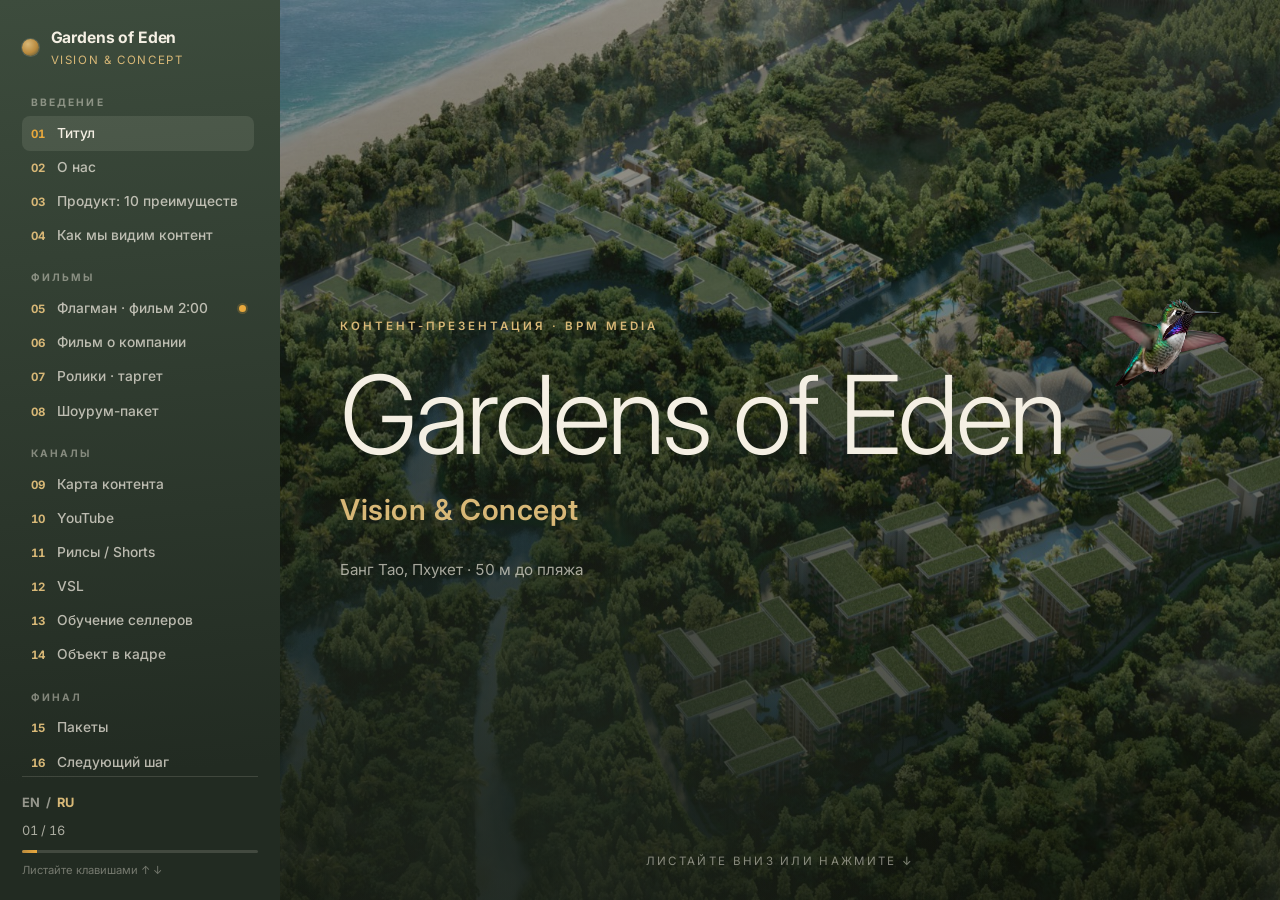
<file: index.html>
<!doctype html>
<html lang="en">
<head>
  <meta charset="utf-8" />
  <meta name="viewport" content="width=device-width, initial-scale=1, viewport-fit=cover" />
  <title>Gardens of Eden — Vision &amp; Concept</title>
  <meta name="description" data-i18n-attr="content" data-i18n="meta.description" content="Gardens of Eden Phuket — content vision & concept presentation." />

  <!-- Link preview (WhatsApp / Telegram / email) -->
  <meta property="og:title" content="Gardens of Eden — Vision &amp; Concept" />
  <meta property="og:description" content="Flagship film · Company film · Ad spots — the content system" />
  <meta property="og:type" content="website" />
  <meta property="og:url" content="https://lelekovtv-ops.github.io/gardens-of-eden/" />
  <meta property="og:image" content="https://lelekovtv-ops.github.io/gardens-of-eden/assets/og.png" />
  <meta name="twitter:card" content="summary_large_image" />

  <link rel="preconnect" href="https://fonts.googleapis.com" />
  <link rel="preconnect" href="https://fonts.gstatic.com" crossorigin />
  <link href="https://fonts.googleapis.com/css2?family=Inter:wght@300;400;500;600;700;800&display=swap" rel="stylesheet" />

  <link rel="stylesheet" href="styles.css?v=9" />
</head>
<body>
  <!-- ===== Mobile top bar ===== -->
  <div class="topbar">
    <button class="topbar__burger" id="burger" aria-label="Menu" aria-expanded="false" aria-controls="side">
      <span></span><span></span><span></span>
    </button>
    <span class="topbar__brand">Gardens of Eden</span>
    <span class="topbar__counter"><span id="counterM">01</span>/<span id="totalM">16</span></span>
  </div>

  <!-- ===== Left sidebar (table of contents) ===== -->
  <aside class="side" id="side">
    <div class="side__brand">
      <span class="side__mark" aria-hidden="true"></span>
      <div>
        <p class="side__title">Gardens of Eden</p>
        <p class="side__sub" data-i18n="side.sub">Vision &amp; Concept</p>
      </div>
    </div>

    <nav class="side__nav" id="sideNav" aria-label="Chapters">
      <p class="side__label" data-i18n="side.g1">Introduction</p>
      <a href="#s01" data-slide><span>01</span><em data-i18n="side.s01">Title</em></a>
      <a href="#s02" data-slide><span>02</span><em data-i18n="side.s02">About us</em></a>
      <a href="#s03" data-slide><span>03</span><em data-i18n="side.s03">The product: 10 advantages</em></a>
      <a href="#s04" data-slide><span>04</span><em data-i18n="side.s04">How we see content</em></a>

      <p class="side__label" data-i18n="side.g2">Films</p>
      <a href="#s05" data-slide><span>05</span><em data-i18n="side.s05">Flagship film 2:00</em><i class="side__dot" aria-hidden="true"></i></a>
      <a href="#s06" data-slide><span>06</span><em data-i18n="side.s06">Company film</em></a>
      <a href="#s07" data-slide><span>07</span><em data-i18n="side.s07">Ad spots · targeting</em></a>
      <a href="#s08" data-slide><span>08</span><em data-i18n="side.s08">Showroom package</em></a>

      <p class="side__label" data-i18n="side.g3">Channels</p>
      <a href="#s09" data-slide><span>09</span><em data-i18n="side.s09">Content map</em></a>
      <a href="#s10" data-slide><span>10</span><em data-i18n="side.s10">YouTube</em></a>
      <a href="#s11" data-slide><span>11</span><em data-i18n="side.s11">Reels / Shorts</em></a>
      <a href="#s12" data-slide><span>12</span><em data-i18n="side.s12">VSL</em></a>
      <a href="#s13" data-slide><span>13</span><em data-i18n="side.s13">Sales team training</em></a>
      <a href="#s14" data-slide><span>14</span><em data-i18n="side.s14">The site on camera</em></a>

      <p class="side__label" data-i18n="side.g4">Closing</p>
      <a href="#s15" data-slide><span>15</span><em data-i18n="side.s15">Packages</em></a>
      <a href="#s16" data-slide><span>16</span><em data-i18n="side.s16">Next step</em></a>
    </nav>

    <div class="side__foot">
      <div class="langswitch" role="group" aria-label="Language">
        <button type="button" data-lang="en" class="is-active">EN</button>
        <span aria-hidden="true">/</span>
        <button type="button" data-lang="ru">RU</button>
      </div>
      <div class="side__counter"><span id="counter">01</span> / <span id="total">16</span></div>
      <div class="side__progress"><span id="progress"></span></div>
      <p class="side__hint" data-i18n="side.hint">Use ↑ ↓ keys</p>
    </div>
  </aside>

  <!-- ===== Deck ===== -->
  <main class="deck" id="deck">

    <!-- 01 · Title -->
    <section class="slide slide--dark slide--title slide--hero" id="s01">
      <div class="slide__in">
        <p class="eyebrow" data-i18n="s01.eyebrow">Content presentation · BPM Media</p>
        <h1 class="title-xl">Gardens of Eden</h1>
        <p class="title-sub" data-i18n="s01.sub">Vision &amp; Concept</p>
        <p class="title-meta" data-i18n="s01.meta">Bang Tao, Phuket · 50 m to the beach</p>
      </div>
      <p class="slide__hintline" data-i18n="s01.hint">Scroll or press ↓ to begin</p>
    </section>

    <!-- 02 · About us -->
    <section class="slide slide--dark slide--about-video" id="s02">
      <div class="about-media" aria-hidden="true">
        <video class="about-media__video" autoplay muted loop playsinline preload="auto" poster="assets/about/showreel-poster.jpg">
          <source src="https://github.com/lelekovtv-ops/gardens-of-eden/releases/download/media-assets/showreel-bg.mp4" type="video/mp4" />
        </video>
      </div>
      <div class="slide__in slide__in--wide">
        <div class="pager" data-carousel>
          <div class="pagerhead">
            <div>
              <p class="slide__no">02</p>
              <p class="pagerhead__kicker" data-i18n="s02.kicker">About us · BPM media × Happy People</p>
            </div>
            <div class="pager__ctrl">
              <button class="carousel__arrow" type="button" data-prev data-i18n="s02.prevAria" data-i18n-attr="aria-label" aria-label="Previous">
                <svg viewBox="0 0 24 24" aria-hidden="true" fill="none" stroke="currentColor" stroke-width="1.6" stroke-linecap="round" stroke-linejoin="round"><path d="M15 6l-6 6 6 6" /></svg>
              </button>
              <span class="pager__counter" data-counter>01 / 05</span>
              <button class="carousel__arrow" type="button" data-next data-i18n="s02.nextAria" data-i18n-attr="aria-label" aria-label="Next">
                <svg viewBox="0 0 24 24" aria-hidden="true" fill="none" stroke="currentColor" stroke-width="1.6" stroke-linecap="round" stroke-linejoin="round"><path d="M9 6l6 6-6 6" /></svg>
              </button>
            </div>
          </div>

          <div class="pager__viewport">
            <div class="pager__track" data-track>

              <!-- Part I · Studio statement, over showreel video -->
              <div class="aboutpage aboutpage--statement">
                <p class="spec" data-i18n="s02.p1kicker">Films · Stories · Premium environments</p>
                <p class="lead lead--statement" data-i18n="s02.p1lead">A tandem of visionaries uniting film direction, premium cinematography and cutting-edge technology. Behind us are projects delivered across dozens of countries — from international film festivals to building top-tier media ecosystems and sales formats for elite clients. We produce visual work of the highest class and set new industry standards, leading production teams of hundreds and building our own IT platform for the international market.</p>
              </div>

              <!-- Part II · Founders — Alexander & Maxim on one page -->
              <div class="aboutpage founders">
                <div class="founder">
                  <div class="frameimg"><img src="assets/about/alex-founder.jpg" alt="Александр Лелеков — founder, BPM Media" loading="lazy" /></div>
                  <div class="founder__body">
                    <span class="badge" data-i18n="s02.mebadge">Founder · Creative producer</span>
                    <h2 class="concept__title">Александр Лелеков</h2>
                    <p class="spec" data-i18n="s02.mespec">Director · DP · Content producer</p>
                    <p class="lead" data-i18n="s02.melead_s">Fifteen years in production — director, DP and content producer. Top-15 in Moscow, shooting for international brands. Founder of BPM Media on Phuket and of Piece — an operating system for video production.</p>
                  </div>
                </div>
                <div class="founder">
                  <div class="frameimg"><img src="assets/about/maxim-pro.jpg" alt="Максим Капля" loading="lazy" /></div>
                  <div class="founder__body">
                    <span class="badge" data-i18n="s02.p5badge">Founder of Happy People Production</span>
                    <h2 class="concept__title">Максим Капля</h2>
                    <p class="spec" data-i18n="s02.p5role">Director · Producer · Showrunner</p>
                    <p class="lead" data-i18n="s02.p5bio_s">A visionary with 20 years in film. 30+ international festivals, films shown in 50 countries, 200+ delivered projects — leading creative teams at international scale.</p>
                  </div>
                </div>
              </div>

              <!-- Part IV · Recognition — poster wall -->
              <div class="aboutpage">
                <span class="badge" data-i18n="s02.p3badge">Recognition</span>
                <h2 class="concept__title" data-i18n="s02.p3title">Selected films</h2>
                <div class="posters">
                  <img src="assets/about/films/invitation.jpg" alt="Invitation to the Cinema — a film by Maxim Kaplya" loading="lazy" />
                  <img src="assets/about/films/pandemic.jpg" alt="Pandemic Diaries — a film by Maxim Kaplya" loading="lazy" />
                  <img src="assets/about/films/doors.jpg" alt="The Doors — a film by Maxim Kaplya" loading="lazy" />
                  <img src="assets/about/films/dance.jpg" alt="Dance — a documentary by Maxim Kaplya" loading="lazy" />
                  <img src="assets/about/films/speed-dating.jpg" alt="Speed Dating — a film by Maxim Kaplya" loading="lazy" />
                  <img src="assets/about/films/minimal.jpg" alt="A film by Maxim Kaplya" loading="lazy" />
                </div>
              </div>

              <!-- Part V · Projects -->
              <div class="aboutpage">
                <h2 class="concept__title" data-i18n="s02.p4title">Selected projects</h2>
                <div class="triplet">
                  <div class="triplet__item"><h4 data-i18n="s02.p4a">Pandemic Diaries</h4><p data-i18n="s02.p4ap">International documentary featuring participants from 14 countries.</p></div>
                  <div class="triplet__item"><h4 data-i18n="s02.p4b">M.Micallef</h4><p data-i18n="s02.p4bp">Ad project for the perfume house — shown in 50 countries.</p></div>
                  <div class="triplet__item"><h4 data-i18n="s02.p4c">Full cycle in-house</h4><p data-i18n="s02.p4cp">Script, shoot, edit, color and sound — one team.</p></div>
                </div>
                <p class="lead lead--meta" data-i18n="s02.p4meta">happypeoplefilms.com · kaply.max@mail.ru</p>
              </div>

            </div>
          </div>

          <div class="pager__dots" data-dots></div>
        </div>
      </div>
    </section>

    <!-- 03 · The product: 10 advantages -->
    <section class="slide" id="s03">
      <div class="slide__in slide__in--wide">
        <p class="slide__no">03</p>
        <h2 class="slide__title" data-i18n="s03.title">The product — Eden in 10 advantages</h2>
        <p class="lead" data-i18n="s03.lead">Every buyer fear on Bang Tao — and how Eden closes it. This is the message platform all the content is built on.</p>
        <div class="usps">
          <div class="usp"><p class="usp__fear" data-i18n="s03.f1">Dense construction, greenery squeezed between buildings</p><p class="usp__win" data-i18n="s03.w1">70% of the land is a park — 12 ha, low-density</p></div>
          <div class="usp"><p class="usp__fear" data-i18n="s03.f2">A courtyard that belongs to cars</p><p class="usp__win" data-i18n="s03.w2">Car-free: cars go underground, gardens above</p></div>
          <div class="usp"><p class="usp__fear" data-i18n="s03.f3">Shared lobbies and long corridors</p><p class="usp__win" data-i18n="s03.w3">Elevator from the parking straight to your floor</p></div>
          <div class="usp"><p class="usp__fear" data-i18n="s03.f4">Standard 2.7 m ceilings</p><p class="usp__win" data-i18n="s03.w4">3.2 m ceilings — air from the doorway</p></div>
          <div class="usp"><p class="usp__fear" data-i18n="s03.f5">Hearing the neighbours upstairs</p><p class="usp__win" data-i18n="s03.w5">Triple glazing + thick slabs — engineered silence</p></div>
          <div class="usp"><p class="usp__fear" data-i18n="s03.f6">One lobby bar for the whole complex</p><p class="usp__win" data-i18n="s03.w6">Six restaurants of its own — resort-level dining</p></div>
          <div class="usp"><p class="usp__fear" data-i18n="s03.f7">One standard pool in the yard</p><p class="usp__win" data-i18n="s03.w7">Infinity pool, sand-entry lagoon, 150 m pool</p></div>
          <div class="usp"><p class="usp__fear" data-i18n="s03.f8">A gym in the basement</p><p class="usp__win" data-i18n="s03.w8">Flagship wellness centre and clubhouse</p></div>
          <div class="usp"><p class="usp__fear" data-i18n="s03.f9">Nowhere to take the kids</p><p class="usp__win" data-i18n="s03.w9">A kids' club building, school nearby, Boat Avenue in 5 min</p></div>
          <div class="usp"><p class="usp__fear" data-i18n="s03.f10">Crowds and walk-through grounds</p><p class="usp__win" data-i18n="s03.w10">50 steps to the sea, gated grounds, privacy</p></div>
        </div>
        <p class="pricing__note" data-i18n="s03.note">Figures to be cross-checked against the developer's current brochure before client use.</p>
      </div>
    </section>

    <!-- 04 · How we see content (Our vision carousel) -->
    <section class="slide slide--vision" id="s04">
      <div class="slide__in slide__in--wide">
        <div class="pager vision" data-carousel>
          <div class="pagerhead">
            <div>
              <p class="slide__no">04</p>
              <p class="pagerhead__kicker" data-i18n="s04.kicker">Our vision</p>
            </div>
            <div class="pager__ctrl">
              <button class="carousel__arrow" type="button" data-prev aria-label="Previous">
                <svg viewBox="0 0 24 24" aria-hidden="true" fill="none" stroke="currentColor" stroke-width="1.6" stroke-linecap="round" stroke-linejoin="round"><path d="M15 6l-6 6 6 6" /></svg>
              </button>
              <span class="pager__counter" data-counter>01 / 07</span>
              <button class="carousel__arrow" type="button" data-next aria-label="Next">
                <svg viewBox="0 0 24 24" aria-hidden="true" fill="none" stroke="currentColor" stroke-width="1.6" stroke-linecap="round" stroke-linejoin="round"><path d="M9 6l6 6-6 6" /></svg>
              </button>
            </div>
          </div>

          <div class="pager__viewport">
            <div class="pager__track" data-track>

              <div class="vision__panel">
                <div class="vision__copy">
                  <p class="vision__pillar" data-i18n="s04.p1pillar">Paradise garden</p>
                  <h2 class="vision__title" data-i18n="s04.p1title">A garden of paradise — first and always</h2>
                  <p class="lead" data-i18n="s04.p1lead">The name is a promise: Gardens of Eden is paradise. Every frame — a lobby, a bedroom, a reel — has to feel green, calm and alive. Lose that feeling and it is just another Phuket condo.</p>
                </div>
                <div class="vision__media"><img class="vision__image" src="assets/vision/vision-01.jpg" alt="Gardens of Eden — aerial masterplan in the green" loading="lazy" /></div>
              </div>

              <div class="vision__panel">
                <div class="vision__copy">
                  <p class="vision__pillar" data-i18n="s04.p2pillar">Paradise garden</p>
                  <h2 class="vision__title" data-i18n="s04.p2title">The garden is the hero, not the building</h2>
                  <p class="lead" data-i18n="s04.p2lead">Gardens of Eden has what almost no one here has: 30+ acres, a park, a lake, 50 meters to the beach and no cars on the ground. So we shoot the buildings as part of the garden — not the garden as a strip of green between blocks.</p>
                </div>
                <div class="vision__media"><img class="vision__image" src="assets/vision/vision-02.jpg" alt="Gardens of Eden — beachfront, quiet luxury" loading="lazy" /></div>
              </div>

              <div class="vision__panel">
                <div class="vision__copy">
                  <p class="vision__pillar" data-i18n="s04.p3pillar">Premium</p>
                  <h2 class="vision__title" data-i18n="s04.p3title">Quiet luxury, not loud luxury</h2>
                  <p class="lead" data-i18n="s04.p3lead">Real premium is felt, not announced. It lives in space, privacy, water, natural materials and light — and in a team that fixes things before you notice. Never in gold and marble shouting for attention.</p>
                </div>
                <div class="vision__media"><img class="vision__image" src="assets/vision/vision-03.jpg" alt="Gardens of Eden — nature and water from above" loading="lazy" /></div>
              </div>

              <div class="vision__panel">
                <div class="vision__copy">
                  <p class="vision__pillar" data-i18n="s04.p4pillar">Premium</p>
                  <h2 class="vision__title" data-i18n="s04.p4title">Premium lives in the places, not the price</h2>
                  <p class="lead" data-i18n="s04.p4lead">Six restaurants, the lagoon, the wellness club, the interiors, the infrastructure — we film every place as somewhere you already want to be, not as a line on an amenity list.</p>
                </div>
                <div class="vision__media"><img class="vision__image" src="assets/vision/vision-04.jpg" alt="Eden Residences — living space" loading="lazy" /></div>
              </div>

              <div class="vision__panel">
                <div class="vision__copy">
                  <p class="vision__pillar" data-i18n="s04.p5pillar">Cinematic difference</p>
                  <h2 class="vision__title" data-i18n="s04.p5title">We don't shoot ads. We make cinema.</h2>
                  <p class="lead" data-i18n="s04.p5lead">This is what makes Eden special. Even a 15-second reel is a tiny film — a title card, a mini-plot, a world with its own concierge. We make you feel the place is unlike anything else, without selling head-on.</p>
                </div>
                <div class="vision__media"><img class="vision__image" src="assets/vision/vision-05.jpg" alt="Eden Residences — rooftop pool" loading="lazy" /></div>
              </div>

              <div class="vision__panel">
                <div class="vision__copy">
                  <p class="vision__pillar" data-i18n="s04.p6pillar">Cinematic difference</p>
                  <h2 class="vision__title" data-i18n="s04.p6title">The little things that make it a film</h2>
                  <p class="lead" data-i18n="s04.p6lead">A raised eyebrow, a sunbed lined up a touch too perfectly, a mango that returns a scene later, a locked frame that breathes. We earn the feeling with craft — we never announce it.</p>
                </div>
                <div class="vision__media"><img class="vision__image" src="assets/vision/vision-06.jpg" alt="Park Residences — pool club" loading="lazy" /></div>
              </div>

              <div class="vision__panel">
                <div class="vision__copy">
                  <p class="vision__pillar" data-i18n="s04.p7pillar">All three</p>
                  <h2 class="vision__title" data-i18n="s04.p7title">Three pillars, one world</h2>
                  <p class="lead" data-i18n="s04.p7lead">Paradise garden, quiet premium, cinema — every format stands on the same three. Website, showroom, reels, VSL, broker decks, ads: different formats, one hand behind them.</p>
                  <p class="vision__bottomline" data-i18n="s04.p7bottom">See it → feel it → trust it → buy it → tell someone.</p>
                </div>
                <div class="vision__media"><img class="vision__image" src="assets/vision/vision-07.jpg" alt="Gardens of Eden — the site across the river" loading="lazy" /></div>
              </div>

            </div>
          </div>

          <div class="pager__dots" data-dots></div>
        </div>
      </div>
    </section>

    <!-- 05 · Flagship film — concept pager (whole panel changes with ← →) -->
    <section class="slide slide--dark" id="s05">
      <div class="slide__in slide__in--wide">
        <div class="pager" data-carousel>
          <div class="pagerhead">
            <div>
              <p class="slide__no">05</p>
              <p class="pagerhead__kicker" data-i18n="s05.kicker">Flagship · game film 2:00 — concept</p>
            </div>
            <div class="pager__ctrl">
              <button class="carousel__arrow" type="button" data-prev data-i18n="s05.prevAria" data-i18n-attr="aria-label" aria-label="Previous concept">
                <svg viewBox="0 0 24 24" aria-hidden="true" fill="none" stroke="currentColor" stroke-width="1.6" stroke-linecap="round" stroke-linejoin="round"><path d="M15 6l-6 6 6 6" /></svg>
              </button>
              <span class="pager__counter" data-counter>01 / 03</span>
              <button class="carousel__arrow" type="button" data-next data-i18n="s05.nextAria" data-i18n-attr="aria-label" aria-label="Next concept">
                <svg viewBox="0 0 24 24" aria-hidden="true" fill="none" stroke="currentColor" stroke-width="1.6" stroke-linecap="round" stroke-linejoin="round"><path d="M9 6l6 6-6 6" /></svg>
              </button>
            </div>
          </div>

          <div class="pager__viewport">
            <div class="pager__track" data-track>

              <!-- Concept I · CONCIERGE -->
              <article class="concept concept--concierge">
                <div class="concierge__text">
                  <p class="concierge__eyebrow" data-i18n="s05.p1sub">Game film · 2:00 · 16:9</p>
                  <h2 class="concierge__title" data-i18n="s05.p1title">CONCIERGE</h2>
                  <p class="lead" data-i18n="s05.p1lead">A distinguished Thai concierge answers one question in two minutes — “What is Gardens of Eden?” He leads us through the garden, the home, the kitchen and the island, helping with his own hands in every story.</p>
                  <p class="concierge__note" data-i18n="s05.p1note">But the answer is born not from his words — from the life around him. A dog carries off a ball, a child counts the steps to the sea, a chef slips him a spoon of soup. Not an ad — dozens of living scenes, and from them, like a mosaic, the answer takes shape.</p>
                  <p class="concierge__note concierge__note--close" data-i18n="s05.p1close">Each scene quietly shows one advantage — not a line from a brochure, but a moment that makes you smile. Silence, space, the sea nearby, care, taste, privacy — lived, not told.</p>
                </div>
                <div class="concierge__mosaic">
                  <figure class="cm cm--hero" data-parallax>
                    <img src="assets/concierge/concierge-open.jpg" alt="The concierge opens the gates of Gardens of Eden at dawn" loading="lazy" />
                    <figcaption data-i18n="s05.p1cap0">Prologue · the concierge opens the gates</figcaption>
                  </figure>
                  <figure class="cm cm--soup"><img src="assets/concierge/concierge-soup.jpg" alt="A chef offers the concierge a spoonful of soup" loading="lazy" /><figcaption data-i18n="s05.p1cap1">A spoonful from the chef</figcaption></figure>
                  <figure class="cm cm--dog"><img src="assets/concierge/concierge-dog.jpg" alt="A dog with a ball by the lily pond at sunset" loading="lazy" /><figcaption data-i18n="s05.p1cap2">A ball by the pond</figcaption></figure>
                  <figure class="cm cm--balcony"><img src="assets/concierge/concierge-balcony.jpg" alt="Evening tea and watering jasmine on the balcony" loading="lazy" /><figcaption data-i18n="s05.p1cap3">Evening tea on the balcony</figcaption></figure>
                  <figure class="cm cm--sea"><img src="assets/concierge/concierge-sea.jpg" alt="A boy waves at the sea, fifty steps from the door" loading="lazy" /><figcaption data-i18n="s05.p1cap4">Fifty steps to the sea</figcaption></figure>
                  <figure class="cm cm--aerial"><img src="assets/concierge/concierge-aerial.jpg" alt="Aerial view of the car-free palm alley to the sea" loading="lazy" /><figcaption data-i18n="s05.p1cap5">The car-free alley</figcaption></figure>
                </div>
              </article>

              <!-- Film · Chapter I · THE GARDEN -->
              <article class="concept concept--concierge concept--chapter">
                <div class="concierge__text">
                  <p class="concierge__eyebrow" data-i18n="s05.cg_eyebrow">Chapter I · 0:14–0:33</p>
                  <h2 class="concierge__title" data-i18n="s05.cg_title">THE GARDEN</h2>
                  <p class="lead" data-i18n="s05.cg_lead">Seventy percent of the land is garden — the houses hide in the canopy, and the sea waits at the edge.</p>
                  <ul class="chapter__beats">
                    <li data-i18n="s05.cg_b1">Dawn from above: homes drowned in treetops, the paths like the veins of a leaf.</li>
                    <li data-i18n="s05.cg_b2">The dog's own POV — a ball bounces down a tunnel of palms, and not a single car in sight.</li>
                    <li data-i18n="s05.cg_b3">A lady swims the infinity edge in a wide-brimmed hat; the brim stays perfectly dry.</li>
                    <li data-i18n="s05.cg_b4">A white-gloved hand slips in, makes one move on the chessboard, and leaves.</li>
                  </ul>
                  <p class="chapter__vo" data-i18n="s05.cg_vo">“Seventy percent of this land is garden. The rest, we tried to keep out of its way.”</p>
                </div>
                <div class="scene-mosaic">
                  <figure class="cm"><img src="assets/film-squares/01-title-gates.jpg" alt="Gardens of Eden — film still" loading="lazy" /></figure>
                  <figure class="cm"><img src="assets/film-squares/08a-park-aerial.jpg" alt="Gardens of Eden — film still" loading="lazy" /></figure>
                  <figure class="cm"><img src="assets/film-squares/08b-car-free-alley.jpg" alt="Gardens of Eden — film still" loading="lazy" /></figure>
                  <figure class="cm"><img src="assets/film-squares/12-privacy-dog-ball.jpg" alt="Gardens of Eden — film still" loading="lazy" /></figure>
                  <figure class="cm"><img src="assets/film-squares/02-film-world-collage.jpg" alt="Gardens of Eden — film still" loading="lazy" /></figure>
                  <figure class="cm"><img src="assets/film-squares/03-living-project-world.jpg" alt="Gardens of Eden — film still" loading="lazy" /></figure>
                  <figure class="cm"><img src="assets/film-squares/generated-image-1.jpg" alt="Gardens of Eden — film still" loading="lazy" /></figure>
                  <figure class="cm"><img src="assets/film-squares/generated-image-2.jpg" alt="Gardens of Eden — film still" loading="lazy" /></figure>
                  <figure class="cm"><img src="assets/film-squares/generated-image-3.jpg" alt="Gardens of Eden — film still" loading="lazy" /></figure>
                  <figure class="cm"><img src="assets/film-squares/generated-image-4.jpg" alt="Gardens of Eden — film still" loading="lazy" /></figure>
                </div>
              </article>

              <!-- Film · Chapter II · THE HOME -->
              <article class="concept concept--concierge concept--chapter">
                <div class="concierge__text">
                  <p class="concierge__eyebrow" data-i18n="s05.ch_eyebrow">Chapter II · 0:33–0:57</p>
                  <h2 class="concierge__title" data-i18n="s05.ch_title">THE HOME</h2>
                  <p class="lead" data-i18n="s05.ch_lead">This is where people live, not vacation — and the loudest luxury here is silence.</p>
                  <ul class="chapter__beats">
                    <li data-i18n="s05.ch_b1">A doll-house cutaway: a birthday leaps on the sofa upstairs, while below the tea sits perfectly still.</li>
                    <li data-i18n="s05.ch_b2">The concierge catches the school shuttle and hands a forgotten lunchbox through the window — before she remembers it.</li>
                    <li data-i18n="s05.ch_b3">A barefoot boy counts his steps to the sea: “…forty-nine, fifty!”</li>
                    <li data-i18n="s05.ch_b4">The car dives into the garage; below, dad steps straight into the private brass lift — “5”, home.</li>
                  </ul>
                  <p class="chapter__vo" data-i18n="s05.ch_vo">“Silence is the only luxury you cannot photograph. So we built it into the walls.”</p>
                </div>
                <div class="scene-mosaic">
                  <figure class="cm"><img src="assets/film-squares/04-main-character-portrait.jpg" alt="Gardens of Eden — film still" loading="lazy" /></figure>
                  <figure class="cm"><img src="assets/film-squares/09b-high-ceilings.jpg" alt="Gardens of Eden — film still" loading="lazy" /></figure>
                  <figure class="cm"><img src="assets/film-squares/05a-balcony-presence.jpg" alt="Gardens of Eden — film still" loading="lazy" /></figure>
                  <figure class="cm"><img src="assets/film-squares/09a-quiet-balcony.jpg" alt="Gardens of Eden — film still" loading="lazy" /></figure>
                  <figure class="cm"><img src="assets/film-squares/10a-private-lift-parrot.jpg" alt="Gardens of Eden — film still" loading="lazy" /></figure>
                  <figure class="cm"><img src="assets/film-squares/11a-fifty-steps-sea.jpg" alt="Gardens of Eden — film still" loading="lazy" /></figure>
                  <figure class="cm"><img src="assets/film-squares/05b-bathroom-presence.jpg" alt="Gardens of Eden — film still" loading="lazy" /></figure>
                  <figure class="cm"><img src="assets/film-squares/generated-image-5.jpg" alt="Gardens of Eden — film still" loading="lazy" /></figure>
                  <figure class="cm"><img src="assets/film-squares/generated-image-6.jpg" alt="Gardens of Eden — film still" loading="lazy" /></figure>
                  <figure class="cm"><img src="assets/film-squares/generated-image-7.jpg" alt="Gardens of Eden — film still" loading="lazy" /></figure>
                </div>
              </article>

              <!-- Film · Chapters III–IV · THE TABLE & THE ISLAND -->
              <article class="concept concept--concierge concept--chapter">
                <div class="concierge__text">
                  <p class="concierge__eyebrow" data-i18n="s05.ci_eyebrow">Chapters III–IV · 0:57–1:45</p>
                  <h2 class="concierge__title" data-i18n="s05.ci_title">THE TABLE &amp; THE ISLAND</h2>
                  <p class="lead" data-i18n="s05.ci_lead">Ten restaurants and an open sea — the last, warmest turn before the answer.</p>
                  <ul class="chapter__beats">
                    <li data-i18n="s05.ci_b1">Ten kitchens in a row: a grill throws a column of fire, flour claps into the beat, a knife opens a mango.</li>
                    <li data-i18n="s05.ci_b2">A wall of tropical rain — the staff open the umbrellas as one; the concierge gives his to a girl and stays in the downpour.</li>
                    <li data-i18n="s05.ci_b3">The catamaran cuts the turquoise, and from the bow the children scream with joy.</li>
                    <li data-i18n="s05.ci_b4">A starlit night, a brass telescope; a paper boat drifts into the dark — and dissolves into the mist where it all began.</li>
                  </ul>
                  <p class="chapter__vo" data-i18n="s05.ci_vo">“Ten restaurants — one for every mood you haven't met yet.”</p>
                </div>
                <div class="scene-mosaic">
                  <figure class="cm"><img src="assets/film-squares/07-ten-stories-table.jpg" alt="Gardens of Eden — film still" loading="lazy" /></figure>
                  <figure class="cm"><img src="assets/film-squares/10b-restaurants-soup.jpg" alt="Gardens of Eden — film still" loading="lazy" /></figure>
                  <figure class="cm"><img src="assets/film-squares/06-order-and-chaos.jpg" alt="Gardens of Eden — film still" loading="lazy" /></figure>
                  <figure class="cm"><img src="assets/film-squares/11b-wellness-pause.jpg" alt="Gardens of Eden — film still" loading="lazy" /></figure>
                  <figure class="cm"><img src="assets/film-squares/13-recurring-heroes-tableau.jpg" alt="Gardens of Eden — film still" loading="lazy" /></figure>
                  <figure class="cm"><img src="assets/film-squares/14-final-chair-tableau.jpg" alt="Gardens of Eden — film still" loading="lazy" /></figure>
                  <figure class="cm"><img src="assets/film-squares/15-final-project-vision.jpg" alt="Gardens of Eden — film still" loading="lazy" /></figure>
                  <figure class="cm"><img src="assets/film-squares/generated-image-8.jpg" alt="Gardens of Eden — film still" loading="lazy" /></figure>
                  <figure class="cm"><img src="assets/film-squares/generated-image-9.jpg" alt="Gardens of Eden — film still" loading="lazy" /></figure>
                  <figure class="cm"><img src="assets/film-squares/generated-image-11.jpg" alt="Gardens of Eden — film still" loading="lazy" /></figure>
                </div>
              </article>

              <!-- Concept II · How we shoot it -->
              <article class="concept concept--concierge concept--tech">
                <div class="concierge__text">
                  <p class="concierge__eyebrow" data-i18n="s05.p2sub">Technology</p>
                  <h2 class="concierge__title" data-i18n="s05.p2title">HOW WE'LL SHOOT IT</h2>
                  <p class="lead" data-i18n="s05.p2lead">We shoot in a combined way: real people in real places, plus the built world of Gardens of Eden around them.</p>
                  <p class="concierge__note" data-i18n="s05.p2p1">The living foundation is shot for real. The real concierge, real guests, children, chefs — real textures and real emotion. Everything already finished is filmed on site and in the completed showrooms, so the frame holds real life, not a picture.</p>
                  <p class="concierge__note concierge__note--close" data-i18n="s05.p2p2">And whatever is still under construction, we build out with modern technology and place our living heroes into the finished world of Eden — the gardens, the pools, the terraces, the sea, as the project will be at hand-over. The viewer sees no construction and no bare render, but a whole, warm world already alive.</p>
                </div>
                <figure class="concierge__clip">
                  <video src="assets/concierge/concierge-shoot.mp4" autoplay muted loop playsinline preload="metadata" poster="assets/concierge/concierge-shoot-poster.jpg"></video>
                  <figcaption data-i18n="s05.p2clip">White studio → the built Eden world, in one take</figcaption>
                </figure>
              </article>

              <!-- Mood · reference reel -->
              <article class="concept concept--mood">
                <div class="mood__head">
                  <p class="concierge__eyebrow" data-i18n="s05.mood_eyebrow">Reference · mood</p>
                  <h2 class="concierge__title" data-i18n="s05.mood_title">MOOD</h2>
                  <p class="lead" data-i18n="s05.mood_lead">The tone we're aiming for — how the world's best brands sell a feeling, not a spec sheet.</p>
                </div>
                <div class="mood-grid">
                  <figure class="moodclip">
                    <video src="https://github.com/lelekovtv-ops/gardens-of-eden/releases/download/media-assets/ref-belmond-resort.mp4" controls playsinline preload="metadata"></video>
                    <figcaption data-i18n="s05.mood_c1">Belmond · a resort as a whole world</figcaption>
                  </figure>
                  <figure class="moodclip">
                    <video src="https://github.com/lelekovtv-ops/gardens-of-eden/releases/download/media-assets/sap-stay-ahead.mp4" controls playsinline preload="metadata"></video>
                    <figcaption data-i18n="s05.mood_c2">SAP · “Stay ahead”</figcaption>
                  </figure>
                  <figure class="moodclip">
                    <video src="https://github.com/lelekovtv-ops/gardens-of-eden/releases/download/media-assets/ad-hotels-captain-obvious.mp4" controls playsinline preload="metadata"></video>
                    <figcaption data-i18n="s05.mood_c3">Hotels.com · Captain Obvious</figcaption>
                  </figure>
                </div>
              </article>

            </div>
          </div>

          <div class="pager__dots" data-dots></div>
        </div>
      </div>
    </section>

    <!-- 06 · Company film -->
    <section class="slide" id="s06">
      <div class="slide__in slide__in--wide">
        <div class="pager" data-carousel>
          <div class="pagerhead">
            <div>
              <p class="slide__no">06</p>
              <p class="pagerhead__kicker" data-i18n="s06.kicker">Company film · documentary · ~10 min</p>
            </div>
            <div class="pager__ctrl">
              <button class="carousel__arrow" type="button" data-prev data-i18n="s06.prevAria" data-i18n-attr="aria-label" aria-label="Previous part">
                <svg viewBox="0 0 24 24" aria-hidden="true" fill="none" stroke="currentColor" stroke-width="1.6" stroke-linecap="round" stroke-linejoin="round"><path d="M15 6l-6 6 6 6" /></svg>
              </button>
              <span class="pager__counter" data-counter>01 / 07</span>
              <button class="carousel__arrow" type="button" data-next data-i18n="s06.nextAria" data-i18n-attr="aria-label" aria-label="Next part">
                <svg viewBox="0 0 24 24" aria-hidden="true" fill="none" stroke="currentColor" stroke-width="1.6" stroke-linecap="round" stroke-linejoin="round"><path d="M9 6l6 6-6 6" /></svg>
              </button>
            </div>
          </div>

          <div class="pager__viewport">
            <div class="pager__track" data-track>

              <!-- 01 · What it is -->
              <article class="concept">
                <div class="concept__text">
                  <span class="badge" data-i18n="s06.c1badge">Documentary</span>
                  <h2 class="concept__title" data-i18n="s06.c1title">Not an ad — a short film about the project</h2>
                  <p class="spec" data-i18n="s06.c1spec">~10 min · interviews + texture</p>
                  <p class="lead" data-i18n="s06.c1lead">A ~10-minute documentary of interviews. The people behind Gardens of Eden speak in their own words; between the lines — the texture of the place: hands, details, light, nature. It watches like cinema, not a presentation.</p>
                </div>
                <div class="concept__media">
                  <div class="frame16 frame16--img"><img src="assets/interview/interview-1.jpg" alt="Interview still — Gardens of Eden documentary" loading="lazy" /><span class="frame16__cap" data-i18n="s06.c1media">A short film</span></div>
                </div>
              </article>

              <!-- 02 · Why interviews, not renders -->
              <article class="concept">
                <div class="concept__text">
                  <span class="badge" data-i18n="s06.c2badge">Trust through people</span>
                  <h2 class="concept__title" data-i18n="s06.c2title">Renders show walls. People show intent.</h2>
                  <p class="spec" data-i18n="s06.c2spec">What no render can do</p>
                  <p class="lead" data-i18n="s06.c2lead">In the premium segment a buyer isn’t choosing square metres — they’re choosing the people they trust with the decision. Real creators, talking about what they poured themselves into, do what no render ever will.</p>
                </div>
                <div class="concept__media">
                  <div class="frame16 frame16--img"><img src="assets/interview/interview-2.jpg" alt="Interview still — Gardens of Eden documentary" loading="lazy" /><span class="frame16__cap" data-i18n="s06.c2media">People, not renders</span></div>
                </div>
              </article>

              <!-- 03 · Three acts -->
              <article class="concept">
                <div class="concept__text">
                  <span class="badge" data-i18n="s06.c3badge">Structure</span>
                  <h2 class="concept__title" data-i18n="s06.c3title">Three acts, like a film</h2>
                  <p class="spec" data-i18n="s06.c3spec">Vision · Soul · Life</p>
                  <ul class="list">
                    <li data-i18n="s06.c3a1">Act I · Vision — the land, the idea, why this way (founder + architect)</li>
                    <li data-i18n="s06.c3a2">Act II · Soul — the operator (Minor Hotels), design, dining, wellness: the people who bring it to life</li>
                    <li data-i18n="s06.c3a3">Act III · Life — a day in the resident’s life; the feeling it’s all for</li>
                  </ul>
                </div>
                <div class="concept__media">
                  <div class="frame16 frame16--img"><img src="assets/interview/interview-3.jpg" alt="Interview still — Gardens of Eden documentary" loading="lazy" /><span class="frame16__cap" data-i18n="s06.c3media">Vision → Soul → Life</span></div>
                </div>
              </article>

              <!-- 04 · The cast -->
              <article class="concept">
                <div class="concept__text">
                  <span class="badge" data-i18n="s06.c4badge">The cast</span>
                  <h2 class="concept__title" data-i18n="s06.c4title">Each speaks their own truth</h2>
                  <p class="spec" data-i18n="s06.c4spec">One or two deep questions each</p>
                  <ul class="list">
                    <li data-i18n="s06.c4h1">The founder (Amal Group) — the vision and a personal promise</li>
                    <li data-i18n="s06.c4h2">The operator, Minor Hotels — how a global hotelier will run daily life for residents</li>
                    <li data-i18n="s06.c4h3">The architect — why the garden is the hero, not the building</li>
                    <li data-i18n="s06.c4h4">The designer — details, materials, the Etro aesthetic</li>
                    <li data-i18n="s06.c4h5">GOCO · wellness — rituals, care, a philosophy of well-being</li>
                    <li data-i18n="s06.c4h6">Etro Cafe · the restaurateur — the taste and mood of the place</li>
                    <li data-i18n="s06.c4h7">A resident — living proof from the inside</li>
                  </ul>
                </div>
                <div class="concept__media">
                  <div class="frame16 frame16--img"><img src="assets/interview/interview-4.jpg" alt="Interview still — Gardens of Eden documentary" loading="lazy" /><span class="frame16__cap" data-i18n="s06.c4media">Voices of the project</span></div>
                </div>
              </article>

              <!-- 05 · How we shoot -->
              <article class="concept">
                <div class="concept__text">
                  <span class="badge" data-i18n="s06.c5badge">Method</span>
                  <h2 class="concept__title" data-i18n="s06.c5title">Script and questions — prepared and approved first</h2>
                  <p class="spec" data-i18n="s06.c5spec">Crafted cinema, not improvisation</p>
                  <ul class="list">
                    <li data-i18n="s06.c5m1">A detailed script and questions, written in advance and signed off before the shoot</li>
                    <li data-i18n="s06.c5m2">No one reads from a card — everyone speaks for themselves</li>
                    <li data-i18n="s06.c5m3">Between interviews — b-roll: the place, hands, details, nature. The rhythm breathes.</li>
                    <li data-i18n="s06.c5m4">Cine camera, light, sound, drone</li>
                  </ul>
                </div>
                <div class="concept__media">
                  <div class="frame16 frame16--img"><img src="assets/interview/interview-5.jpg" alt="Interview still — Gardens of Eden documentary" loading="lazy" /><span class="frame16__cap" data-i18n="s06.c5media">Crafted cinema</span></div>
                </div>
              </article>

              <!-- 06 · Content multiplication -->
              <article class="concept">
                <div class="concept__text">
                  <span class="badge" data-i18n="s06.c6badge">One shoot</span>
                  <h2 class="concept__title" data-i18n="s06.c6title">One film → 25–30 pieces of content</h2>
                  <p class="spec" data-i18n="s06.c6spec">The film, plus months of Reels</p>
                  <p class="lead" data-i18n="s06.c6lead">The main ~10-minute film is the foundation of trust — for the site, decks and meetings.</p>
                  <ul class="list">
                    <li data-i18n="s06.c6x1">From each hero — 3–4 vertical Reels from what didn’t make the final cut</li>
                    <li data-i18n="s06.c6x2">7–8 heroes × 3–4 = 25–30 clips for social, all about this place</li>
                    <li data-i18n="s06.c6x3">One shoot cycle → the film plus months of content in the feed</li>
                  </ul>
                </div>
                <div class="concept__media">
                  <div class="frame16 frame16--img"><img src="assets/interview/interview-6.jpg" alt="Interview still — Gardens of Eden documentary" loading="lazy" /><span class="frame16__cap" data-i18n="s06.c6media">Film + 25–30 Reels</span></div>
                </div>
              </article>

              <!-- 07 · Precedent -->
              <article class="concept">
                <div class="concept__text">
                  <span class="badge" data-i18n="s06.c7badge">The best do exactly this</span>
                  <h2 class="concept__title" data-i18n="s06.c7title">A documentary strengthens the brand</h2>
                  <p class="spec" data-i18n="s06.c7spec">Not an experiment — the premium-segment norm</p>
                  <ul class="list list--links">
                    <li>
                      <button class="exlink" type="button" data-video="bQQrdf2mPDg" data-i18n="s06.c7e1a">Aman</button> ·
                      <button class="exlink" type="button" data-video="R3Y8-mALSj8" data-i18n="s06.c7e1b">Rosewood “A Sense of Place”</button> ·
                      <button class="exlink" type="button" data-video="DDcoM3wwbos" data-i18n="s06.c7e1c">Belmond</button>
                      <span data-i18n="s06.c7e1t">— hospitality told as culture</span>
                    </li>
                    <li>
                      <button class="exlink" type="button" data-video="DRSFoP24jLM" data-i18n="s06.c7e2">Zaha Hadid · One Thousand Museum</button>
                      <span data-i18n="s06.c7e2t">— a full PBS documentary about a developer’s tower</span>
                    </li>
                    <li>
                      <button class="exlink" type="button" data-video="Lk7rn4bGO7Q" data-i18n="s06.c7e3">OMNIYAT, Dubai</button>
                      <span data-i18n="s06.c7e3t">— a founder’s film for its branded residences</span>
                    </li>
                    <li>
                      <button class="exlink" type="button" data-video="SYsRrnrUs4E" data-i18n="s06.c7e4">Hermès “Footsteps Across the World”</button>
                      <span data-i18n="s06.c7e4t">— an interview-doc about meaning, not product</span>
                    </li>
                  </ul>
                </div>
                <div class="concept__media">
                  <div class="frame16"><span class="frameimg__no">07</span><span class="frame16__cap" data-i18n="s06.c7media">The precedent is set</span></div>
                </div>
              </article>

            </div>
          </div>

          <div class="pager__dots" data-dots></div>
        </div>
      </div>
    </section>

    <!-- 07 · Ad spots -->
    <section class="slide" id="s07">
      <div class="slide__in">
        <p class="slide__no">07</p>
        <span class="badge" data-i18n="s07.badge">Series of 10</span>
        <h2 class="slide__title" data-i18n="s07.title">Ad spots — targeting</h2>
        <p class="spec" data-i18n="s07.spec">15–30 sec each · 9:16 / 1:1 / 16:9 · paid social &amp; pre-roll</p>
        <p class="lead" data-i18n="s07.lead">Each spot closes ONE buyer fear with ONE Eden advantage — straight from the 10-advantage platform on slide 03.</p>
        <ul class="list">
          <li data-i18n="s07.f1">“Silence” — the neighbour is loud, your home is not</li>
          <li data-i18n="s07.f2">“Car-free” — the courtyard belongs to children</li>
          <li data-i18n="s07.f3">“50 steps” — from the gate to the sea</li>
          <li data-i18n="s07.f4">…one spot per advantage, 10 in the series</li>
        </ul>
        <p class="status"><span data-i18n="s07.metaLabel">Hooks:</span> <span data-i18n="s07.meta">attention in the first second, RU / EN / ZH versions per audience.</span></p>
      </div>
    </section>

    <!-- 08 · Showroom package -->
    <section class="slide" id="s08">
      <div class="slide__in">
        <p class="slide__no">08</p>
        <h2 class="slide__title" data-i18n="s08.title">Showroom package</h2>
        <p class="spec" data-i18n="s08.spec">Derived from the flagship shoot — one production, five deliverables</p>
        <ul class="list">
          <li data-i18n="s08.d1">Master 2:00 with sound — for the website and presentations</li>
          <li data-i18n="s08.d2">Lobby loop without sound — seamless, always on in the showroom</li>
          <li data-i18n="s08.d3">Project insert R1–R12 — renders of the development for pitches</li>
          <li data-i18n="s08.d4">Cutdowns 30 / 15 sec — for advertising</li>
          <li data-i18n="s08.d5">Verticals 9:16 from the chapters — for social media</li>
        </ul>
        <p class="status"><span data-i18n="s08.statusLabel">Status:</span> <span data-i18n="s08.status">script of 60 frames done, previz in progress.</span></p>
      </div>
    </section>

    <!-- 09 · Content map -->
    <section class="slide" id="s09">
      <div class="slide__in slide__in--wide">
        <p class="slide__no">09</p>
        <h2 class="slide__title" data-i18n="s09.title">Content map — every position</h2>
        <p class="lead" data-i18n="s09.lead">Everything a resort development needs, grouped into four tracks. We start with the films — the rest plugs into the same world.</p>
        <div class="map">
          <div class="map__col">
            <h4 data-i18n="s09.c1t">Brand</h4>
            <ul>
              <li data-i18n="s09.c1i1">Flagship film 2:00</li>
              <li data-i18n="s09.c1i2">Company film (founders)</li>
              <li data-i18n="s09.c1i3">Lobby loop (silent, seamless)</li>
              <li data-i18n="s09.c1i4">Project insert R1–R12</li>
              <li data-i18n="s09.c1i5">Cutdowns + verticals</li>
              <li data-i18n="s09.c1i6">Behind the scenes</li>
            </ul>
          </div>
          <div class="map__col">
            <h4 data-i18n="s09.c2t">Sales</h4>
            <ul>
              <li data-i18n="s09.c2i1">Ad spots — series of 10</li>
              <li data-i18n="s09.c2i2">VSL for the landing page</li>
              <li data-i18n="s09.c2i3">Unit tours by type</li>
              <li data-i18n="s09.c2i4">Drone overview of Bang Tao</li>
              <li data-i18n="s09.c2i5">Construction updates</li>
              <li data-i18n="s09.c2i6">Virtual tour</li>
            </ul>
          </div>
          <div class="map__col">
            <h4 data-i18n="s09.c3t">Organic</h4>
            <ul>
              <li data-i18n="s09.c3i1">YouTube channel</li>
              <li data-i18n="s09.c3i2">Reels / Shorts / TikTok</li>
              <li data-i18n="s09.c3i3">Founder &amp; expert interviews</li>
              <li data-i18n="s09.c3i4">Buyer testimonials</li>
              <li data-i18n="s09.c3i5">Event coverage</li>
            </ul>
          </div>
          <div class="map__col">
            <h4 data-i18n="s09.c4t">Team</h4>
            <ul>
              <li data-i18n="s09.c4i1">Sales team training library</li>
              <li data-i18n="s09.c4i2">Broker &amp; agency kit</li>
              <li data-i18n="s09.c4i3">Investor video</li>
              <li data-i18n="s09.c4i4">Localisation RU / EN / ZH</li>
            </ul>
          </div>
        </div>
      </div>
    </section>

    <!-- 10 · YouTube -->
    <section class="slide" id="s10">
      <div class="slide__in">
        <p class="slide__no">10</p>
        <h2 class="slide__title" data-i18n="s10.title">YouTube</h2>
        <p class="lead" data-i18n="s10.lead">A channel that builds demand for “life on Phuket” — and makes Gardens of Eden its answer.</p>
        <ul class="list">
          <li data-i18n="s10.f1">Project overview films</li>
          <li data-i18n="s10.f2">Bang Tao neighbourhood guides</li>
          <li data-i18n="s10.f3">“Why Phuket” — investor explainers</li>
          <li data-i18n="s10.f4">Construction vlog</li>
          <li data-i18n="s10.f5">Interviews with the team behind the project</li>
        </ul>
        <p class="status"><span data-i18n="s10.metaLabel">Cadence:</span> <span data-i18n="s10.meta">2–4 videos per month.</span></p>
      </div>
    </section>

    <!-- 11 · Reels -->
    <section class="slide" id="s11">
      <div class="slide__in">
        <p class="slide__no">11</p>
        <h2 class="slide__title" data-i18n="s11.title">Reels / Shorts</h2>
        <p class="lead" data-i18n="s11.lead">A vertical stream cut from the film shoots and the site — attention in the first second.</p>
        <ul class="list">
          <li data-i18n="s11.f1">8–16 reels per month</li>
          <li data-i18n="s11.f2">Hooks from the film world — the concierge, the details, the island</li>
          <li data-i18n="s11.f3">Instagram, TikTok, YouTube Shorts</li>
          <li data-i18n="s11.f4">RU / EN versions</li>
        </ul>
      </div>
    </section>

    <!-- 12 · VSL -->
    <section class="slide" id="s12">
      <div class="slide__in">
        <p class="slide__no">12</p>
        <h2 class="slide__title" data-i18n="s12.title">VSL — video sales letter</h2>
        <p class="lead" data-i18n="s12.lead">A selling video for the landing page: it walks a cold visitor to a request.</p>
        <ul class="list">
          <li data-i18n="s12.f1">Structure: dream → the project → the offer → call to action</li>
          <li data-i18n="s12.f2">3–5 minutes, presenter-led or narrated</li>
          <li data-i18n="s12.f3">A/B versions of the opening</li>
          <li data-i18n="s12.f4">RU / EN / ZH localisations</li>
        </ul>
      </div>
    </section>

    <!-- 13 · Sales training -->
    <section class="slide" id="s13">
      <div class="slide__in">
        <p class="slide__no">13</p>
        <h2 class="slide__title" data-i18n="s13.title">Training videos for sellers</h2>
        <p class="lead" data-i18n="s13.lead">A closed video library so every seller and agent tells the project the same way.</p>
        <ul class="list">
          <li data-i18n="s13.f1">The product by unit type — what to show and say</li>
          <li data-i18n="s13.f2">Objection handling — the 10 advantages as answer clips</li>
          <li data-i18n="s13.f3">Onboarding for new agents</li>
          <li data-i18n="s13.f4">Broker &amp; agency kit</li>
        </ul>
      </div>
    </section>

    <!-- 14 · The site on camera -->
    <section class="slide" id="s14">
      <div class="slide__in">
        <p class="slide__no">14</p>
        <h2 class="slide__title" data-i18n="s14.title">The site on camera</h2>
        <p class="lead" data-i18n="s14.lead">Video that shows the development itself — and keeps trust alive through construction.</p>
        <ul class="list">
          <li data-i18n="s14.f1">Drone overview of Bang Tao and the site</li>
          <li data-i18n="s14.f2">Unit tours by type</li>
          <li data-i18n="s14.f3">Monthly construction updates</li>
          <li data-i18n="s14.f4">Buyer testimonials</li>
        </ul>
      </div>
    </section>

    <!-- 15 · Packages -->
    <section class="slide" id="s15">
      <div class="slide__in slide__in--wide">
        <p class="slide__no">15</p>
        <h2 class="slide__title" data-i18n="s15.title">Packages</h2>
        <p class="lead" data-i18n="s15.lead">The full line-up of packages and the detailed estimate live in the commercial proposal.</p>
        <p style="margin-top:2.4rem"><a class="btn" href="kp.html" target="_blank" rel="noopener" style="max-width:100%;white-space:normal;text-align:center;padding:.9rem 1.5rem" data-i18n="s15.open">Open the proposal — packages &amp; estimate →</a></p>
      </div>
    </section>

    <!-- 16 · Next step -->
    <section class="slide slide--dark" id="s16">
      <div class="slide__in">
        <p class="slide__no">16</p>
        <h2 class="slide__title" data-i18n="s16.title">Next step</h2>
        <p class="lead" data-i18n="s16.lead">Approve the content map — and we bring the budget and the calendar to the next meeting.</p>
        <ol class="nextsteps">
          <li data-i18n="s16.n1">Flagship film — in production, casting the concierge</li>
          <li data-i18n="s16.n2">Content map — pick the tracks to start with</li>
          <li data-i18n="s16.n3">Budget &amp; timeline — we prepare within 3 days</li>
        </ol>
        <div class="contact__actions">
          <a class="btn" href="#" data-i18n="s16.chat">WhatsApp / Telegram</a>
          <a class="btn btn--ghost btn--onDark" href="mailto:hello@example.com" data-i18n="s16.email">Email us</a>
        </div>
      </div>
    </section>

  </main>

  <!-- Hummingbird that flies between slides on scroll -->
  <div class="bird" id="bird" aria-hidden="true">
    <video class="bird__video" autoplay muted loop playsinline preload="auto">
      <!-- HEVC with alpha first: Safari can only decode this (it skips webm). -->
      <source src="assets/media/bird-v2.mp4" type="video/mp4; codecs=hvc1" />
      <!-- VP9 with alpha: Chrome / Firefox. -->
      <source src="assets/media/bird-v2.webm" type="video/webm" />
    </video>
  </div>

  <!-- Video lightbox (precedent players) -->
  <div class="videobox" id="videobox" aria-hidden="true" role="dialog" aria-modal="true" aria-label="Video">
    <button class="videobox__close" type="button" aria-label="Close">&times;</button>
    <div class="videobox__frame">
      <iframe id="videoboxIframe" title="Video" allow="autoplay; fullscreen; encrypted-media; picture-in-picture" allowfullscreen></iframe>
    </div>
    <a class="videobox__yt" id="videoboxYt" href="#" target="_blank" rel="noopener">YouTube ↗</a>
  </div>

  <script src="app.js?v=10"></script>
</body>
</html>
</file>
<file: styles.css>
/* ============================================================
   Gardens of Eden — Vision & Concept
   Presentation-style site: fixed left sidebar (table of
   contents) + a vertical deck of full-screen slides.
   Palette from the film brief: sage green #5B6F5B + cream,
   teak, brass, mango yellow. Plain static site, no build.
   ============================================================ */

:root {
  /* Project palette */
  --sage:       #5b6f5b;
  --sage-deep:  #3d4c3d;
  --sage-ink:   #222b22;
  --cream:      #f4efe3;
  --cream-dim:  #ece5d6;
  --teak:       #7a5c43;
  --brass:      #b98a3e;
  --brass-soft: #d8b877;
  --mango:      #e8a83d;

  /* Semantic */
  --bg:        var(--cream);
  --fg:        #1d241d;
  --fg-muted:  #68705f;
  --accent:    var(--brass);
  --line:      rgba(29, 36, 29, 0.13);
  --line-soft: rgba(29, 36, 29, 0.07);

  --side-w: 280px;
  --pad: clamp(1.5rem, 4.5vw, 4.5rem);
  --radius: 14px;
  --radius-lg: 20px;

  --font: "Inter", -apple-system, BlinkMacSystemFont, "Segoe UI", Roboto, sans-serif;
  --ease: cubic-bezier(0.22, 0.61, 0.36, 1);
}

* { box-sizing: border-box; }
html, body { margin: 0; height: 100%; }

body {
  font-family: var(--font);
  color: var(--fg);
  background: var(--bg);
  -webkit-font-smoothing: antialiased;
  text-rendering: optimizeLegibility;
  line-height: 1.55;
  display: flex;
}
a { color: inherit; text-decoration: none; }
img, video { max-width: 100%; display: block; }
h1, h2, h3, h4 { margin: 0; }
ul, ol, p { margin: 0; }
ul, ol { padding: 0; list-style: none; }

/* ============================================================
   Buttons
   ============================================================ */
.btn {
  display: inline-flex; align-items: center; gap: 0.5rem;
  padding: 0.8rem 1.4rem; border-radius: 999px;
  background: var(--sage-deep); color: var(--cream);
  font-weight: 600; font-size: 0.95rem;
  border: 1px solid transparent; cursor: pointer; white-space: nowrap;
  transition: transform 0.25s var(--ease), background 0.25s var(--ease), border-color 0.25s var(--ease);
}
.btn:hover { transform: translateY(-2px); background: var(--sage-ink); }
.btn--ghost { background: transparent; color: var(--fg); border-color: var(--line); }
.btn--ghost:hover { background: transparent; border-color: var(--accent); }
.btn--onDark { color: var(--cream); border-color: rgba(244,239,227,0.35); }
.btn--onDark:hover { border-color: var(--brass-soft); }

/* ============================================================
   Mobile top bar (hidden on desktop)
   ============================================================ */
.topbar {
  display: none;
  position: fixed; inset: 0 0 auto 0; z-index: 60; height: 56px;
  align-items: center; gap: 0.9rem; padding: 0 1rem;
  background: color-mix(in srgb, var(--sage-ink) 92%, transparent);
  color: var(--cream);
  backdrop-filter: blur(12px); -webkit-backdrop-filter: blur(12px);
}
.topbar__brand { font-weight: 700; font-size: 0.95rem; flex: 1; }
.topbar__counter { font-variant-numeric: tabular-nums; font-size: 0.8rem; color: var(--brass-soft); }
.topbar__burger {
  width: 38px; height: 38px; border: 1px solid rgba(244,239,227,0.25);
  border-radius: 10px; background: transparent; cursor: pointer; padding: 0;
  display: inline-flex; align-items: center; justify-content: center; flex-direction: column; gap: 4px;
}
.topbar__burger span { width: 16px; height: 2px; border-radius: 2px; background: var(--cream); transition: transform 0.3s var(--ease), opacity 0.3s var(--ease); }
body.menu-open .topbar__burger span:nth-child(1) { transform: translateY(6px) rotate(45deg); }
body.menu-open .topbar__burger span:nth-child(2) { opacity: 0; }
body.menu-open .topbar__burger span:nth-child(3) { transform: translateY(-6px) rotate(-45deg); }

/* ============================================================
   Sidebar
   ============================================================ */
.side {
  position: sticky; top: 0; align-self: flex-start;
  width: var(--side-w); flex: 0 0 var(--side-w);
  height: 100svh;
  display: flex; flex-direction: column;
  background: linear-gradient(175deg, var(--sage-deep), var(--sage-ink) 85%);
  color: var(--cream);
  padding: 1.6rem 1.4rem 1.3rem;
  z-index: 40;
}
.side__brand { display: flex; align-items: center; gap: 0.7rem; margin-bottom: 1.6rem; }
.side__mark {
  width: 17px; height: 17px; flex: 0 0 auto; border-radius: 50%;
  background: radial-gradient(circle at 35% 30%, var(--brass-soft), var(--brass) 55%, var(--sage-deep));
  box-shadow: 0 0 0 1px rgba(244,239,227,0.15);
}
.side__title { font-weight: 700; font-size: 0.98rem; letter-spacing: -0.01em; margin: 0; }
.side__sub { font-size: 0.72rem; letter-spacing: 0.14em; text-transform: uppercase; color: var(--brass-soft); margin: 0.1rem 0 0; }

.side__nav { flex: 1; overflow-y: auto; min-height: 0; scrollbar-width: thin; padding-right: 0.2rem; }
.side__label {
  font-size: 0.64rem; letter-spacing: 0.2em; text-transform: uppercase;
  color: rgba(244,239,227,0.45); font-weight: 700;
  margin: 1.1rem 0 0.35rem; padding-left: 0.55rem;
}
.side__label:first-child { margin-top: 0; }
.side__nav a {
  display: flex; align-items: baseline; gap: 0.6rem;
  padding: 0.4rem 0.55rem; border-radius: 8px;
  font-size: 0.86rem; font-weight: 500; color: rgba(244,239,227,0.72);
  transition: color 0.2s var(--ease), background 0.2s var(--ease);
}
.side__nav a:hover { color: var(--cream); background: rgba(244,239,227,0.06); }
.side__nav a.is-active { color: var(--cream); background: rgba(244,239,227,0.1); }
.side__nav a span { font-variant-numeric: tabular-nums; font-size: 0.72rem; font-weight: 700; color: var(--brass-soft); flex: 0 0 1.4em; }
.side__nav a.is-active span { color: var(--mango); }
.side__nav a em { font-style: normal; }

.side__foot { padding-top: 1rem; border-top: 1px solid rgba(244,239,227,0.14); display: grid; gap: 0.55rem; }
.langswitch { display: inline-flex; align-items: center; gap: 0.35rem; font-size: 0.8rem; font-weight: 700; color: rgba(244,239,227,0.55); }
.langswitch button { background: none; border: none; padding: 0; cursor: pointer; font: inherit; color: rgba(244,239,227,0.55); transition: color 0.2s var(--ease); }
.langswitch button:hover { color: var(--cream); }
.langswitch button.is-active { color: var(--brass-soft); }
.side__counter { font-variant-numeric: tabular-nums; font-size: 0.8rem; color: rgba(244,239,227,0.65); }
.side__progress { height: 3px; border-radius: 3px; background: rgba(244,239,227,0.15); overflow: hidden; }
.side__progress span { display: block; height: 100%; width: 0; background: linear-gradient(90deg, var(--brass), var(--mango)); transition: width 0.35s var(--ease); }
.side__hint { font-size: 0.7rem; color: rgba(244,239,227,0.4); margin: 0; }

/* ============================================================
   Deck & slides
   ============================================================ */
.deck {
  flex: 1; min-width: 0;
  height: 100svh; overflow-y: auto;
  scroll-snap-type: y mandatory;
  scroll-behavior: smooth;
}
@media (prefers-reduced-motion: reduce) { .deck { scroll-behavior: auto; } }

.slide {
  min-height: 100svh;
  scroll-snap-align: start;
  display: flex; flex-direction: column; justify-content: center;
  padding: clamp(3.5rem, 8vh, 6rem) var(--pad);
  position: relative;
}
.slide:nth-child(even) { background: var(--cream-dim); }
.slide--dark {
  background:
    radial-gradient(110% 80% at 75% 15%, rgba(185,138,62,0.22), transparent 55%),
    radial-gradient(90% 70% at 15% 95%, rgba(91,111,91,0.5), transparent 60%),
    linear-gradient(160deg, var(--sage-deep), var(--sage-ink) 80%) !important;
  color: var(--cream);
}
.slide--dark .lead { color: rgba(244,239,227,0.82); }
.slide--dark .slide__no { color: var(--mango); }

/* --- Hero image behind the title slide --- */
.slide--hero { isolation: isolate; }
.slide--hero::before {
  content: ""; position: absolute; inset: 0; z-index: 0;
  background-image: url('assets/renders/hero-overall.jpg');
  background-size: cover; background-position: center;
}
.slide--hero::after {
  content: ""; position: absolute; inset: 0; z-index: 1;
  background:
    radial-gradient(85% 78% at 22% 88%, rgba(34,43,34,0.60), transparent 62%),
    linear-gradient(180deg, rgba(20,24,15,0.40), rgba(20,24,15,0.72));
}
.slide--hero > * { position: relative; z-index: 2; }

/* --- About slide: showreel background, shown only on carousel page 1 --- */
.slide--about-video .about-media {
  position: absolute; inset: 0; z-index: 0; overflow: hidden;
  opacity: 0; transition: opacity 0.7s var(--ease); pointer-events: none;
}
.slide--about-video .about-media__video { width: 100%; height: 100%; object-fit: cover; display: block; }
.slide--about-video .about-media::after {
  content: ""; position: absolute; inset: 0;
  background:
    linear-gradient(90deg, rgba(18,22,14,0.85), rgba(18,22,14,0.45) 55%, rgba(18,22,14,0.3)),
    linear-gradient(0deg, rgba(18,22,14,0.55), transparent 55%);
}
.slide--about-video[data-pager-index="0"] .about-media { opacity: 1; }
.slide--about-video .slide__in { position: relative; z-index: 1; }
@media (prefers-reduced-motion: reduce) {
  .slide--about-video .about-media { transition: none; }
}

.slide__in { max-width: 880px; width: 100%; margin: 0 auto; }
.slide__in--wide { max-width: 1080px; }

.slide__no { font-variant-numeric: tabular-nums; font-weight: 700; font-size: 0.85rem; color: var(--accent); margin-bottom: 0.9rem; }
.slide__title { font-size: clamp(1.9rem, 4.2vw, 3.1rem); font-weight: 300; letter-spacing: -0.02em; margin-bottom: 1.1rem; }
.lead { font-size: clamp(1.05rem, 2vw, 1.32rem); line-height: 1.5; color: var(--fg); max-width: 60ch; }

/* --- Title slide --- */
.slide--title { text-align: left; }
.eyebrow { text-transform: uppercase; letter-spacing: 0.26em; font-size: 0.72rem; font-weight: 600; color: var(--brass-soft); margin-bottom: 1.6rem; }
.title-xl { font-size: clamp(3rem, 9vw, 6.8rem); line-height: 0.98; letter-spacing: -0.03em; font-weight: 300; }
.title-sub { font-size: clamp(1.2rem, 2.6vw, 1.8rem); font-weight: 600; letter-spacing: 0.02em; color: var(--brass-soft); margin-top: 1.2rem; }
.title-meta { font-size: 0.95rem; color: rgba(244,239,227,0.65); margin-top: 1.6rem; font-variant-numeric: tabular-nums; }
.slide__hintline {
  position: absolute; left: 50%; bottom: 1.8rem; transform: translateX(-50%);
  font-size: 0.72rem; letter-spacing: 0.2em; text-transform: uppercase; color: rgba(244,239,227,0.5);
}

/* --- Badges & pills --- */
.badge {
  display: inline-block; font-size: 0.7rem; font-weight: 700;
  letter-spacing: 0.1em; text-transform: uppercase;
  padding: 0.32rem 0.75rem; border-radius: 999px;
  border: 1px solid var(--line); color: var(--fg-muted);
  margin-bottom: 1rem;
}
.slide--dark .badge { border-color: rgba(244,239,227,0.3); color: rgba(244,239,227,0.7); }
.badge--ok { border-color: transparent; background: var(--mango); color: #3a2c0d; }

.pills { display: flex; flex-wrap: wrap; gap: 0.55rem; margin-top: 1.5rem; }
.pills li {
  padding: 0.45rem 0.95rem; border-radius: 999px;
  border: 1px solid rgba(244,239,227,0.28); font-size: 0.86rem;
}
.struct { margin-top: 1.7rem; font-size: 0.92rem; color: rgba(244,239,227,0.7); border-top: 1px solid rgba(244,239,227,0.18); padding-top: 1.1rem; }
.struct span:first-child { font-weight: 700; color: var(--brass-soft); }

/* --- Concept pager (whole panel changes with ← →) --- */
.pager { position: relative; }
.pagerhead { display: flex; align-items: flex-end; justify-content: space-between; gap: 1rem; margin-bottom: 1.5rem; }
.pagerhead__kicker { font-size: 0.82rem; font-weight: 600; letter-spacing: 0.06em; text-transform: uppercase; color: var(--brass-soft); margin-top: 0.4rem; }
.pager__ctrl { display: inline-flex; align-items: center; gap: 0.7rem; flex: 0 0 auto; }
.pager__counter { font-size: 0.85rem; font-variant-numeric: tabular-nums; color: rgba(244, 239, 227, 0.72); min-width: 3.6em; text-align: center; }
.carousel__arrow {
  width: 44px; height: 44px; border-radius: 50%; flex: 0 0 auto;
  display: grid; place-items: center; cursor: pointer;
  background: color-mix(in srgb, var(--sage-ink) 45%, transparent);
  border: 1px solid rgba(244, 239, 227, 0.3); color: var(--cream);
  transition: background 0.2s var(--ease), border-color 0.2s var(--ease), transform 0.15s var(--ease);
}
.carousel__arrow:hover { border-color: var(--brass-soft); background: color-mix(in srgb, var(--sage-ink) 72%, transparent); }
.carousel__arrow:active { transform: scale(0.94); }
.carousel__arrow svg { width: 22px; height: 22px; }

.pager__viewport { overflow: hidden; }
.pager__track { display: flex; align-items: stretch; transition: transform 0.5s var(--ease); }
@media (prefers-reduced-motion: reduce) { .pager__track { transition: none; } }

.concept {
  flex: 0 0 100%; margin: 0;
  display: grid; grid-template-columns: 1.05fr 0.95fr; gap: clamp(1.2rem, 3vw, 2.6rem);
  align-items: center;
}
.concept__title { font-size: clamp(1.55rem, 3.3vw, 2.4rem); font-weight: 300; letter-spacing: -0.02em; margin: 0.7rem 0 0.55rem; }
.concept .spec { margin: 0 0 1rem; }
.concept .pills { margin-top: 1.4rem; }
.concept__media { min-width: 0; }
.frame16 {
  position: relative; aspect-ratio: 16 / 9; border-radius: var(--radius);
  display: grid; place-items: center;
  border: 1px solid rgba(244, 239, 227, 0.2);
  background:
    repeating-linear-gradient(45deg, transparent, transparent 13px, rgba(244,239,227,0.035) 13px, rgba(244,239,227,0.035) 14px),
    rgba(20, 24, 15, 0.28);
}
.frame16--empty { border-style: dashed; }
.frame16 .frameimg__no { font-size: clamp(2rem, 5vw, 3rem); font-weight: 700; color: rgba(244, 239, 227, 0.3); font-variant-numeric: tabular-nums; }
.frame16__cap {
  position: absolute; left: 0; right: 0; bottom: 0; padding: 0.6rem 0.9rem;
  font-size: 0.85rem; font-weight: 600; color: var(--cream);
  background: linear-gradient(transparent, rgba(20, 24, 15, 0.55));
}
.frame16--empty .frame16__cap { position: static; padding: 0; background: none; color: rgba(244, 239, 227, 0.55); }
.frame16--img { background: none; border-style: solid; overflow: hidden; }
.frame16--img img { position: absolute; inset: 0; width: 100%; height: 100%; object-fit: cover; }

/* --- Concept I · Concierge (mosaic) --- */
.concept--concierge {
  display: grid; grid-template-columns: 0.82fr 1.18fr;
  gap: clamp(1.4rem, 3vw, 2.8rem); align-items: center;
}
.concierge__eyebrow {
  font-size: 0.8rem; font-weight: 600; letter-spacing: 0.14em; text-transform: uppercase;
  color: var(--brass-soft); margin: 0.9rem 0 0.15rem;
}
.concierge__title {
  font-size: clamp(2rem, 5.2vw, 3.2rem); font-weight: 800; letter-spacing: 0.14em;
  margin: 0 0 0.7rem; color: var(--cream); line-height: 1.02;
}
.concierge__text .lead { margin-bottom: 1rem; }
.concierge__note {
  max-width: 46ch; color: rgba(244, 239, 227, 0.78);
  font-size: clamp(0.92rem, 1.4vw, 1.02rem); line-height: 1.5; margin: 0 0 0.9rem;
}
.concierge__note--close { color: rgba(244, 239, 227, 0.62); }
.concierge__text .pills { margin-top: 1.1rem; }

.concierge__mosaic {
  display: grid; grid-template-columns: repeat(3, 1fr); grid-auto-rows: 1fr;
  gap: clamp(0.5rem, 1.1vw, 0.85rem); aspect-ratio: 3 / 3; min-width: 0;
  grid-template-areas:
    "hero hero soup"
    "hero hero dog"
    "balcony sea aerial";
}
.cm {
  position: relative; margin: 0; overflow: hidden;
  border-radius: calc(var(--radius) * 0.75);
  border: 1px solid rgba(244, 239, 227, 0.12);
}
.cm img { width: 100%; height: 100%; object-fit: cover; display: block; transition: transform 0.7s var(--ease); }
.cm:hover img { transform: scale(1.06); }
.cm--hero { grid-area: hero; }
.cm--soup { grid-area: soup; }
.cm--dog { grid-area: dog; }
.cm--balcony { grid-area: balcony; }
.cm--sea { grid-area: sea; }
.cm--aerial { grid-area: aerial; }
.cm--hero img { height: 120%; margin-top: -10%; will-change: transform; transform: translateY(var(--par, 0)); }
.cm--hero:hover img { transform: translateY(var(--par, 0)) scale(1.04); }
.cm figcaption {
  position: absolute; left: 0; right: 0; bottom: 0; padding: 0.5rem 0.7rem;
  font-size: 0.72rem; font-weight: 600; color: var(--cream); letter-spacing: 0.01em;
  background: linear-gradient(transparent, rgba(16, 20, 12, 0.72));
  opacity: 0; transform: translateY(0.4rem); transition: opacity 0.35s var(--ease), transform 0.35s var(--ease);
}
.cm--hero figcaption { opacity: 1; transform: none; font-size: 0.8rem; }
.cm:hover figcaption, .cm:focus-within figcaption { opacity: 1; transform: none; }
@media (max-width: 860px) {
  .concept--concierge { grid-template-columns: 1fr; }
  .concierge__note { max-width: none; }
}
@media (max-width: 520px) {
  .concierge__mosaic {
    aspect-ratio: auto; grid-template-columns: 1fr 1fr;
    grid-template-areas: "hero hero" "soup dog" "balcony sea" "aerial aerial";
  }
  .concierge__mosaic .cm { aspect-ratio: 1 / 1; }
  .cm--hero { aspect-ratio: 16 / 10; }
  .cm--aerial { aspect-ratio: 16 / 8; }
  .cm figcaption { opacity: 1; transform: none; }
}
@media (prefers-reduced-motion: reduce) {
  .cm img, .cm figcaption { transition: none; }
  .cm--hero img { transform: none !important; }
}

/* --- Film chapter panels (garden / home / table & island) --- */
.concept--chapter { grid-template-columns: 0.8fr 1.2fr; align-items: center; }
.chapter__beats {
  list-style: none; margin: 0.5rem 0 0; padding: 0;
  display: grid; gap: 0.5rem; max-width: 48ch;
}
.chapter__beats li {
  position: relative; padding-left: 1.05rem; line-height: 1.42;
  color: rgba(244, 239, 227, 0.8); font-size: clamp(0.9rem, 1.35vw, 1rem);
}
.chapter__beats li::before {
  content: ""; position: absolute; left: 0; top: 0.6em;
  width: 0.36rem; height: 0.36rem; border-radius: 50%; background: var(--brass-soft);
}
.chapter__vo {
  margin: 1rem 0 0; max-width: 46ch; padding-left: 0.9rem;
  border-left: 2px solid var(--brass-soft);
  color: var(--cream); font-weight: 300; line-height: 1.4;
  font-size: clamp(1rem, 1.5vw, 1.16rem);
}
.scene-mosaic {
  display: grid; grid-template-columns: repeat(5, 1fr); grid-auto-rows: 1fr;
  gap: clamp(0.4rem, 0.9vw, 0.7rem); min-width: 0;
}
.scene-mosaic .cm { aspect-ratio: 1 / 1; }
@media (max-width: 860px) {
  .concept--chapter { grid-template-columns: 1fr; }
  .chapter__beats { max-width: none; }
  .scene-mosaic { grid-template-columns: repeat(4, 1fr); }
}
@media (max-width: 520px) {
  .scene-mosaic { grid-template-columns: repeat(3, 1fr); }
}

/* --- Mood · reference reel (replaces Concept III) --- */
.concept--mood {
  display: flex; flex-direction: column; justify-content: center;
  gap: clamp(1rem, 2.4vw, 1.8rem);
}
.mood__head { max-width: 64ch; }
.mood-grid {
  display: grid; grid-template-columns: repeat(3, 1fr);
  gap: clamp(0.6rem, 1.4vw, 1.1rem); min-width: 0;
}
.moodclip { margin: 0; min-width: 0; }
.moodclip video {
  width: 100%; aspect-ratio: 16 / 9; object-fit: cover; display: block;
  border-radius: var(--radius); border: 1px solid rgba(244, 239, 227, 0.14);
  background: #000;
}
.moodclip figcaption {
  margin-top: 0.45rem; font-size: 0.78rem; font-weight: 600;
  color: rgba(244, 239, 227, 0.72); letter-spacing: 0.01em;
}
@media (max-width: 860px) { .mood-grid { grid-template-columns: 1fr; } }

/* Concept II · combined-shooting clip + duo */
.concept--tech { grid-template-columns: 1.02fr 0.98fr; }
.concept--tech .concierge__note { max-width: 52ch; }
.concierge__clip {
  position: relative; margin: 0; min-width: 0; overflow: hidden;
  aspect-ratio: 1 / 1; border-radius: var(--radius);
  border: 1px solid rgba(244, 239, 227, 0.14);
  background: rgba(20, 24, 15, 0.4);
}
.concierge__clip video { width: 100%; height: 100%; object-fit: cover; display: block; }
.concierge__clip figcaption {
  position: absolute; left: 0; right: 0; bottom: 0; padding: 0.6rem 0.85rem;
  font-size: 0.78rem; font-weight: 600; color: var(--cream); letter-spacing: 0.01em;
  background: linear-gradient(transparent, rgba(16, 20, 12, 0.72));
}
.concierge__duo {
  display: grid; grid-template-columns: 1fr 1fr;
  gap: clamp(0.6rem, 1.4vw, 1rem); min-width: 0;
}
.cm--duo { aspect-ratio: 3 / 4; }
.cm--duo figcaption { opacity: 1; transform: none; font-size: 0.76rem; }
@media (max-width: 860px) { .concierge__duo { grid-template-columns: 1fr 1fr; } }
@media (max-width: 520px) { .cm--duo { aspect-ratio: 4 / 5; } }

.pager__dots { display: flex; gap: 0.5rem; margin-top: 1.5rem; }
.pager__dots button {
  width: 9px; height: 9px; border-radius: 50%; padding: 0; cursor: pointer; border: none;
  background: rgba(244, 239, 227, 0.28); transition: background 0.2s var(--ease), transform 0.2s var(--ease);
}
.pager__dots button:hover { background: rgba(244, 239, 227, 0.5); }
.pager__dots button.is-active { background: var(--mango); transform: scale(1.25); }

/* --- About-us carousel pages (full-width text pages + real photos) --- */
.aboutpage { flex: 0 0 100%; width: 100%; }
.aboutpage .concept__title { margin-top: 0.4rem; }
.lead--meta { font-size: 0.9rem; margin-top: 1.6rem; opacity: 0.8; }

.frameimg {
  position: relative; border-radius: var(--radius); overflow: hidden;
  border: 1px solid rgba(244, 239, 227, 0.2);
}
.frameimg img { display: block; width: 100%; height: 100%; object-fit: cover; }
.frameimg--poster { aspect-ratio: 3 / 4; max-height: 62vh; margin: 0 auto; }
.frameimg--founder { aspect-ratio: 3 / 2; max-height: 58vh; }

/* --- Vision carousel (slide 04) — scoped pager on a light slide --- */
.slide--vision .pager__counter { color: var(--fg-muted); }
.slide--vision .carousel__arrow { color: var(--fg); border-color: var(--line); background: transparent; }
.slide--vision .carousel__arrow:hover { border-color: var(--accent); background: color-mix(in srgb, var(--sage) 12%, transparent); }
.slide--vision .pager__dots button { background: rgba(34, 43, 34, 0.2); }
.slide--vision .pager__dots button:hover { background: rgba(34, 43, 34, 0.4); }
.slide--vision .pager__dots button.is-active { background: var(--mango); }

.vision__panel {
  flex: 0 0 100%; width: 100%;
  display: grid; grid-template-columns: minmax(0, 45fr) minmax(0, 55fr);
  gap: clamp(1.4rem, 3.5vw, 3rem); align-items: center;
}
.vision__copy { min-width: 0; }
.vision__no { font-variant-numeric: tabular-nums; font-weight: 700; font-size: 0.78rem; letter-spacing: 0.12em; color: var(--accent); margin-bottom: 0.7rem; }
.vision__pillar { text-transform: uppercase; letter-spacing: 0.22em; font-size: 0.7rem; font-weight: 700; color: var(--brass-soft); margin-bottom: 0.9rem; }

/* --- Hummingbird: glides between perch points on scroll (never flipped) --- */
.bird {
  position: fixed; left: 0; top: 0; z-index: 55;
  width: 150px; height: 150px; pointer-events: none;
  opacity: 0;
  transform: translate3d(var(--bx, 62vw), var(--by, 30vh), 0);
  transition: transform 2.4s cubic-bezier(0.45, 0.05, 0.25, 1), opacity 1s ease;
  will-change: transform, opacity;
}
.bird.is-visible { opacity: 1; }
.bird.is-dragging { transition: opacity 1s ease; } /* follow the cursor 1:1, no lag */
.bird__video { width: 100%; height: 100%; object-fit: contain; display: block; }
body.bird-dragging { user-select: none; -webkit-user-select: none; cursor: grabbing; }
@media (max-width: 900px) { .bird { display: none; } }
@media (prefers-reduced-motion: reduce) {
  .bird { transition: opacity 1s ease; }
}
.vision__title { font-size: clamp(1.55rem, 3.3vw, 2.55rem); font-weight: 300; letter-spacing: -0.02em; line-height: 1.08; margin-bottom: 1rem; }
.vision__copy .lead { margin-bottom: 1.3rem; }
.vision__proof { display: flex; flex-direction: column; gap: 0.5rem; margin: 0; padding: 0; list-style: none; }
.vision__proof li { position: relative; padding-left: 1.1rem; font-size: 0.95rem; color: var(--fg-muted); }
.vision__proof li::before { content: ""; position: absolute; left: 0; top: 0.6em; width: 6px; height: 6px; border-radius: 50%; background: var(--brass); }
.vision__bottomline { margin-top: 1.3rem; padding-top: 1rem; border-top: 1px solid var(--line); font-size: 0.95rem; font-weight: 600; color: var(--fg); }

.vision__media {
  position: relative; overflow: hidden; border-radius: 14px;
  height: min(64vh, 560px); min-width: 0; background: var(--sage-ink);
}
.vision__image {
  position: absolute; inset: 0; width: 100%; height: 100%; object-fit: cover;
  will-change: transform;
  transform: scale(1.06) translate3d(var(--vision-x, 0px), var(--vision-y, 0px), 0);
  transition: transform 0.35s var(--ease);
}
.vision__media::after {
  content: ""; position: absolute; inset: 0; pointer-events: none;
  background: linear-gradient(205deg, transparent 52%, rgba(20, 24, 15, 0.3));
  transform: translate3d(calc(var(--vision-x, 0px) * 0.4), calc(var(--vision-y, 0px) * 0.4), 0);
  transition: transform 0.5s var(--ease);
}
.vision__panel[aria-hidden="false"] .vision__image { animation: visionReveal 0.7s var(--ease) both; }
@keyframes visionReveal { from { opacity: 0.5; } to { opacity: 1; } }

@media (max-width: 860px) {
  .vision__panel { grid-template-columns: 1fr; gap: 1.1rem; }
  .vision__media { order: -1; height: 42vh; }
  .vision__title { font-size: clamp(1.5rem, 6vw, 2rem); }
}
@media (prefers-reduced-motion: reduce) {
  .vision__image { transform: scale(1.02); transition: none; }
  .vision__media::after { transform: none; transition: none; }
  .vision__panel[aria-hidden="false"] .vision__image { animation: none; }
}

.person__photo--img { border: 1px solid var(--line); overflow: hidden; padding: 0; }
.person__photo--img img { width: 100%; height: 100%; object-fit: cover; display: block; }

.slide--dark .triplet__item h4 { color: var(--cream); }
.slide--dark .triplet__item p { color: rgba(244, 239, 227, 0.7); }

/* --- Founder profile page (photo + bio + stats) --- */
.profile {
  display: grid; grid-template-columns: minmax(230px, 320px) 1fr;
  gap: clamp(1.4rem, 3vw, 2.8rem); align-items: center;
}
.profile__body .concept__title { margin: 0.5rem 0 0.15rem; }
.frameimg--portrait { aspect-ratio: 4 / 5; }
.frameimg--portrait img { object-position: center 18%; }

/* --- Founders — Alexander & Maxim on one page --- */
.founders {
  flex: 0 0 100%; width: 100%;
  display: grid; grid-template-columns: 1fr 1fr;
  gap: clamp(1.6rem, 4vw, 3.2rem); align-items: start;
}
.founder {
  display: grid; grid-template-columns: minmax(140px, 190px) 1fr;
  gap: clamp(1rem, 2vw, 1.5rem); align-items: center;
}
.founder .frameimg { aspect-ratio: 4 / 5; max-height: 44vh; }
.founder .frameimg img { object-position: center 20%; }
.founder__body .concept__title { font-size: clamp(1.25rem, 2.3vw, 1.85rem); margin: 0.45rem 0 0.12rem; }
.founder__body .spec { margin: 0 0 0.7rem; }
.founder__body .lead { font-size: clamp(0.85rem, 1.05vw, 0.97rem); line-height: 1.5; }
@media (max-width: 900px) {
  .founders { grid-template-columns: 1fr; gap: 1.6rem; }
  .founder { grid-template-columns: minmax(120px, 160px) 1fr; }
}

/* --- Poster wall (Recognition page) --- */
.posters {
  display: grid; grid-template-columns: repeat(6, 1fr);
  gap: clamp(0.6rem, 1.4vw, 1rem); margin-top: clamp(1.2rem, 3vw, 2rem);
}
.posters img {
  width: 100%; aspect-ratio: 2 / 3; object-fit: contain;
  border-radius: 10px; background: rgba(12, 15, 9, 0.35);
  border: 1px solid rgba(244, 239, 227, 0.12);
  transition: transform 0.25s var(--ease), border-color 0.25s var(--ease);
}
.posters img:hover { transform: translateY(-4px); border-color: var(--brass-soft); }
@media (max-width: 760px) { .posters { grid-template-columns: repeat(3, 1fr); } }

.stats {
  display: grid; grid-template-columns: repeat(3, 1fr);
  gap: clamp(0.9rem, 2vw, 1.3rem) clamp(1rem, 2.2vw, 1.6rem);
  margin-top: 1.6rem; list-style: none; padding: 0;
}
.stats li { display: flex; flex-direction: column; gap: 0.15rem; }
.stats b {
  font-size: clamp(1.5rem, 3vw, 2.05rem); font-weight: 700; line-height: 1;
  color: var(--brass-soft); font-variant-numeric: tabular-nums; letter-spacing: -0.02em;
}
.stats span { font-size: 0.8rem; line-height: 1.3; color: rgba(244, 239, 227, 0.68); }

@media (max-width: 760px) {
  .profile { grid-template-columns: 1fr; }
  .profile__photo { max-width: 260px; }
  .stats { grid-template-columns: repeat(2, 1fr); }
}

@media (max-width: 760px) {
  .concept { grid-template-columns: 1fr; }
  .pagerhead { flex-direction: column; align-items: flex-start; }
  .frameimg--poster { max-height: 48vh; }
}

/* --- Spec strip (format · duration · where it lives) --- */
.spec {
  font-size: 0.82rem; font-weight: 600; letter-spacing: 0.06em;
  text-transform: uppercase; color: var(--accent);
  margin: -0.4rem 0 1rem; font-variant-numeric: tabular-nums;
}
.slide--dark .spec { color: var(--brass-soft); }

/* --- About intro statement (page 1, over showreel video) --- */
.aboutpage--statement .spec {
  font-size: clamp(0.9rem, 1.6vw, 1.05rem); margin: 0 0 1.3rem;
}
.lead--statement {
  color: var(--cream); font-weight: 300; max-width: 62ch;
  font-size: clamp(1.2rem, 2.4vw, 1.65rem); line-height: 1.48;
  text-shadow: 0 2px 18px rgba(0, 0, 0, 0.45);
}

/* --- USP pairs (fear → solution) --- */
.usps {
  display: grid; grid-template-columns: repeat(auto-fit, minmax(300px, 1fr));
  gap: clamp(0.7rem, 1.5vw, 1rem); margin-top: 1.6rem;
}
@media (max-width: 520px) { .usps { grid-template-columns: 1fr; } }
.usp {
  border: 1px solid var(--line); border-radius: var(--radius);
  padding: 0.9rem 1.05rem; background: var(--bg);
}
.slide:nth-child(even) .usp { background: var(--cream); }
.usp__fear {
  position: relative; padding-left: 1.25rem;
  font-size: 0.82rem; color: var(--fg-muted); margin-bottom: 0.35rem;
}
.usp__fear::before { content: "✕"; position: absolute; left: 0; top: 0.05em; font-size: 0.75rem; color: color-mix(in srgb, var(--teak) 65%, transparent); font-weight: 700; }
.usp__win {
  position: relative; padding-left: 1.25rem;
  font-size: 0.94rem; font-weight: 600; color: var(--fg);
}
.usp__win::before { content: "→"; position: absolute; left: 0; top: 0; color: var(--accent); font-weight: 700; }

/* --- Sidebar status dot (in production) --- */
.side__dot {
  width: 7px; height: 7px; border-radius: 50%;
  background: var(--mango); margin-left: auto; align-self: center;
  box-shadow: 0 0 0 2px rgba(232,168,61,0.2);
}

/* --- People (About) --- */
.people { display: grid; grid-template-columns: repeat(auto-fit, minmax(230px, 1fr)); gap: clamp(1rem, 2vw, 1.6rem); margin: 1.8rem 0; max-width: 620px; }
.person { border: 1px solid var(--line); border-radius: var(--radius-lg); padding: 1.3rem; background: var(--bg); }
.slide:nth-child(even) .person { background: var(--cream); }
.person__photo {
  aspect-ratio: 1; border-radius: var(--radius); margin-bottom: 1rem;
  border: 1px dashed var(--line);
  background: repeating-linear-gradient(45deg, transparent, transparent 11px, rgba(29,36,29,0.03) 11px, rgba(29,36,29,0.03) 12px);
  display: grid; place-items: center; color: var(--fg-muted); font-size: 0.8rem;
}
.person__name { font-size: 1.15rem; font-weight: 600; color: var(--fg); }
.person__role { font-size: 0.85rem; color: var(--fg-muted); margin-top: 0.25rem; }

.triplet { display: grid; grid-template-columns: repeat(auto-fit, minmax(200px, 1fr)); gap: clamp(0.9rem, 2vw, 1.4rem); }
.triplet__item h4 { font-size: 1rem; font-weight: 600; margin-bottom: 0.3rem; }
.triplet__item p { color: var(--fg-muted); font-size: 0.9rem; }

/* --- Tracks (vision) --- */
.tracks { display: grid; grid-template-columns: repeat(auto-fit, minmax(200px, 1fr)); gap: clamp(0.9rem, 2vw, 1.4rem); margin-top: 1.8rem; }
.track { border-top: 2px solid var(--accent); padding-top: 0.9rem; }
.track__num { font-size: 0.78rem; font-weight: 700; color: var(--accent); }
.track h4 { font-size: 1.1rem; font-weight: 600; margin: 0.35rem 0 0.35rem; }
.track p { color: var(--fg-muted); font-size: 0.9rem; }
.funnel { margin-top: 1.8rem; font-size: 0.95rem; font-weight: 600; color: var(--teak); letter-spacing: 0.01em; }

/* --- Content map --- */
.map { display: grid; grid-template-columns: repeat(auto-fit, minmax(215px, 1fr)); gap: clamp(0.9rem, 2vw, 1.3rem); margin-top: 1.8rem; }
.map__col { border: 1px solid var(--line); border-radius: var(--radius-lg); padding: 1.2rem; background: var(--bg); }
.slide:nth-child(even) .map__col { background: var(--cream); }
.map__col h4 { font-size: 0.78rem; letter-spacing: 0.14em; text-transform: uppercase; color: var(--accent); font-weight: 700; margin-bottom: 0.8rem; }
.map__col ul { display: grid; gap: 0.5rem; }
.map__col li { position: relative; padding-left: 1.1rem; font-size: 0.88rem; }
.map__col li::before { content: ""; position: absolute; left: 0; top: 0.52em; width: 6px; height: 6px; border-radius: 50%; background: color-mix(in srgb, var(--accent) 70%, transparent); }

/* --- Generic list slides --- */
.list { display: grid; gap: 0.7rem; margin-top: 1.6rem; max-width: 620px; }
.list li { position: relative; padding-left: 1.5rem; font-size: 1rem; }
.list li::before { content: ""; position: absolute; left: 0; top: 0.5em; width: 9px; height: 9px; border-radius: 50%; background: color-mix(in srgb, var(--accent) 70%, transparent); }
.status { margin-top: 1.7rem; font-size: 0.92rem; color: var(--fg-muted); border-top: 1px solid var(--line); padding-top: 1rem; max-width: 620px; }
.status span:first-child { font-weight: 700; color: var(--fg); }

/* --- Wells (placeholders) --- */
.well {
  position: relative; border-radius: var(--radius); border: 1px dashed var(--line);
  background: repeating-linear-gradient(45deg, transparent, transparent 11px, rgba(29,36,29,0.03) 11px, rgba(29,36,29,0.03) 12px);
  display: grid; place-items: center; color: var(--fg-muted); font-size: 0.85rem;
}
.well--wide { aspect-ratio: 21 / 9; margin-top: 1.6rem; max-width: 720px; }

/* --- Pricing --- */
.pricing__introrow { display: flex; flex-wrap: wrap; align-items: center; justify-content: space-between; gap: 1rem; }
.curswitch { display: inline-flex; align-items: center; gap: 0.35rem; font-size: 0.8rem; font-weight: 700; color: var(--fg-muted); }
.curswitch button { background: none; border: none; padding: 0; cursor: pointer; font: inherit; color: var(--fg-muted); transition: color 0.2s var(--ease); }
.curswitch button:hover { color: var(--fg); }
.curswitch button.is-active { color: var(--accent); }

.tiers { display: grid; grid-template-columns: repeat(auto-fit, minmax(230px, 1fr)); gap: clamp(0.9rem, 2vw, 1.3rem); margin-top: 1.8rem; align-items: start; }
.tier {
  position: relative; border: 1px solid var(--line); border-radius: var(--radius-lg);
  padding: 1.5rem 1.3rem; background: var(--bg);
  display: flex; flex-direction: column; gap: 0.45rem;
  transition: transform 0.3s var(--ease), box-shadow 0.3s var(--ease);
}
.slide:nth-child(even) .tier { background: var(--cream); }
.tier:hover { transform: translateY(-4px); box-shadow: 0 20px 44px -28px rgba(29,36,29,0.5); }
.tier--featured { border-color: var(--accent); box-shadow: 0 20px 50px -30px rgba(185,138,62,0.7); }
.tier__badge {
  position: absolute; top: -11px; left: 1.3rem;
  background: var(--accent); color: #fff; font-size: 0.66rem; font-weight: 700;
  letter-spacing: 0.08em; text-transform: uppercase; padding: 0.22rem 0.65rem; border-radius: 999px;
}
.tier__name { font-size: 1.15rem; font-weight: 600; }
.tier__price { display: flex; align-items: baseline; gap: 0.4rem; }
.tier__from { font-size: 0.78rem; color: var(--fg-muted); }
.tier__amount { font-size: 1.6rem; font-weight: 700; letter-spacing: -0.02em; font-variant-numeric: tabular-nums; }
.tier__list { display: grid; gap: 0.5rem; margin: 0.6rem 0 1.1rem; }
.tier__list li { position: relative; padding-left: 1.3rem; font-size: 0.88rem; }
.tier__list li::before { content: ""; position: absolute; left: 0; top: 0.5em; width: 7px; height: 7px; border-radius: 50%; background: color-mix(in srgb, var(--accent) 70%, transparent); }
.tier__cta { margin-top: auto; justify-content: center; }
.pricing__note { margin-top: 1.4rem; font-size: 0.82rem; color: var(--fg-muted); }

/* --- Next step --- */
.nextsteps { display: grid; gap: 0.8rem; margin: 1.6rem 0 2rem; counter-reset: ns; max-width: 560px; }
.nextsteps li { counter-increment: ns; position: relative; padding-left: 2.3rem; font-size: 1.02rem; }
.nextsteps li::before {
  content: counter(ns, decimal-leading-zero);
  position: absolute; left: 0; top: 0.1em;
  font-size: 0.78rem; font-weight: 700; color: var(--mango); font-variant-numeric: tabular-nums;
}
.contact__actions { display: flex; flex-wrap: wrap; gap: 0.75rem; }
.slide--dark .btn { background: var(--cream); color: var(--sage-ink); }
.slide--dark .btn:hover { background: #fff; }

/* ============================================================
   Responsive
   ============================================================ */
@media (max-width: 900px) {
  body { display: block; }
  .topbar { display: flex; }
  .side {
    position: fixed; inset: 0 auto 0 0; width: min(82vw, 320px);
    transform: translateX(-100%); transition: transform 0.3s var(--ease);
    padding-top: 4.4rem; box-shadow: 0 0 60px rgba(0,0,0,0.35);
  }
  body.menu-open .side { transform: none; }
  .deck { height: auto; overflow: visible; scroll-snap-type: none; }
  .slide { min-height: 100svh; padding-top: 5rem; }
}

/* ===== Video lightbox (precedent players) ===== */
.exlink {
  background: none; border: 0; padding: 0; margin: 0; font: inherit; color: inherit;
  cursor: pointer; text-align: left;
  text-decoration: underline; text-decoration-color: rgba(29, 36, 29, 0.28);
  text-underline-offset: 3px; transition: color .15s ease, text-decoration-color .15s ease;
}
.exlink::before { content: "\25B6"; font-size: .66em; margin-right: .45em; opacity: .55; }
.exlink:hover { color: var(--accent); text-decoration-color: var(--accent); }
.exlink:focus-visible { outline: 2px solid var(--accent); outline-offset: 3px; border-radius: 3px; }

.videobox {
  position: fixed; inset: 0; z-index: 200; display: none;
  align-items: center; justify-content: center; padding: 4vmin;
  background: rgba(20, 25, 20, 0.88);
  -webkit-backdrop-filter: blur(10px); backdrop-filter: blur(10px);
}
.videobox.is-open { display: flex; }
.videobox__frame {
  position: relative; width: min(1120px, 92vw); aspect-ratio: 16 / 9;
  background: #000; border-radius: 14px; overflow: hidden;
  box-shadow: 0 30px 90px rgba(0, 0, 0, 0.55);
}
.videobox__frame iframe { position: absolute; inset: 0; width: 100%; height: 100%; border: 0; }
.videobox__close {
  position: absolute; top: max(14px, 3vmin); right: max(14px, 3vmin);
  width: 46px; height: 46px; border-radius: 50%; border: 0; cursor: pointer;
  background: rgba(255, 255, 255, 0.14); color: #fff; font-size: 26px; line-height: 1;
  display: flex; align-items: center; justify-content: center; transition: background .15s ease;
}
.videobox__close:hover { background: rgba(255, 255, 255, 0.26); }
.videobox__yt {
  position: absolute; bottom: max(14px, 3vmin); color: rgba(255, 255, 255, 0.82);
  font-size: .85rem; text-decoration: none; letter-spacing: .02em;
}
.videobox__yt:hover { color: #fff; text-decoration: underline; }
</file>
